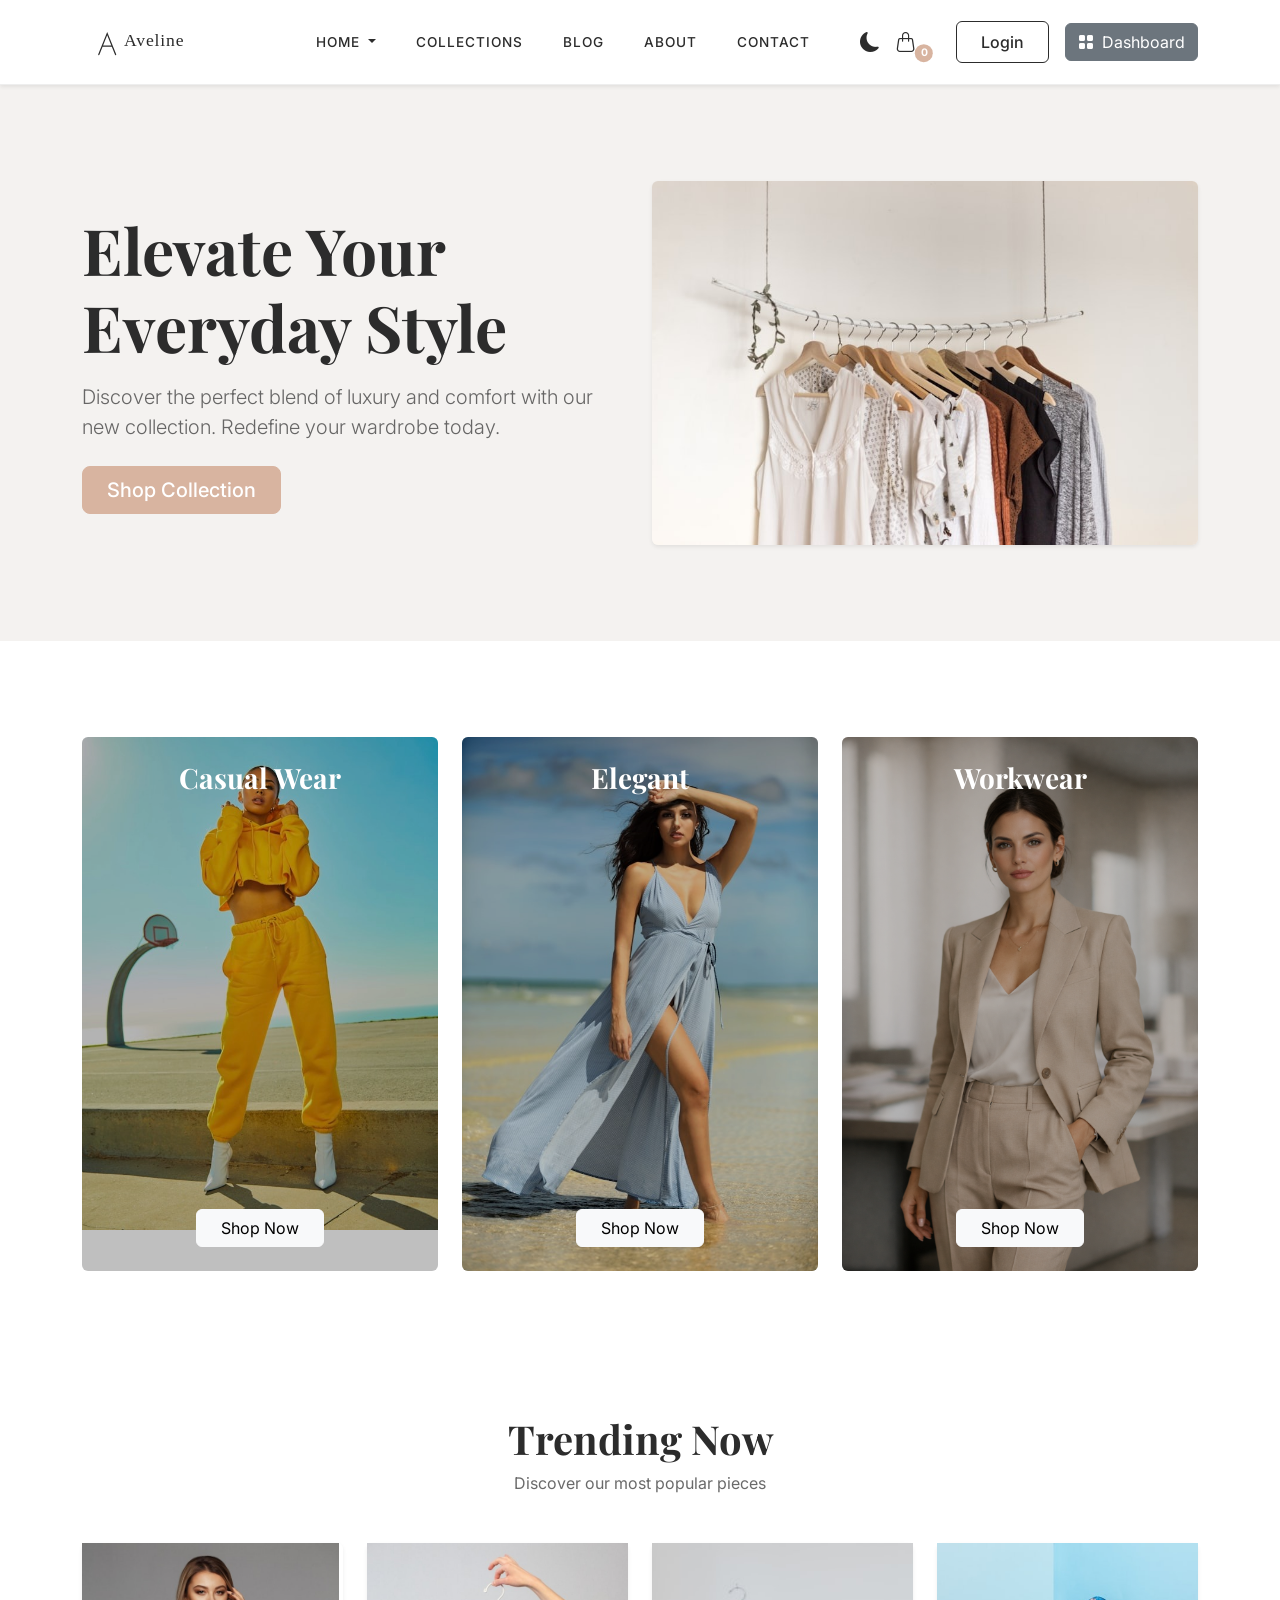
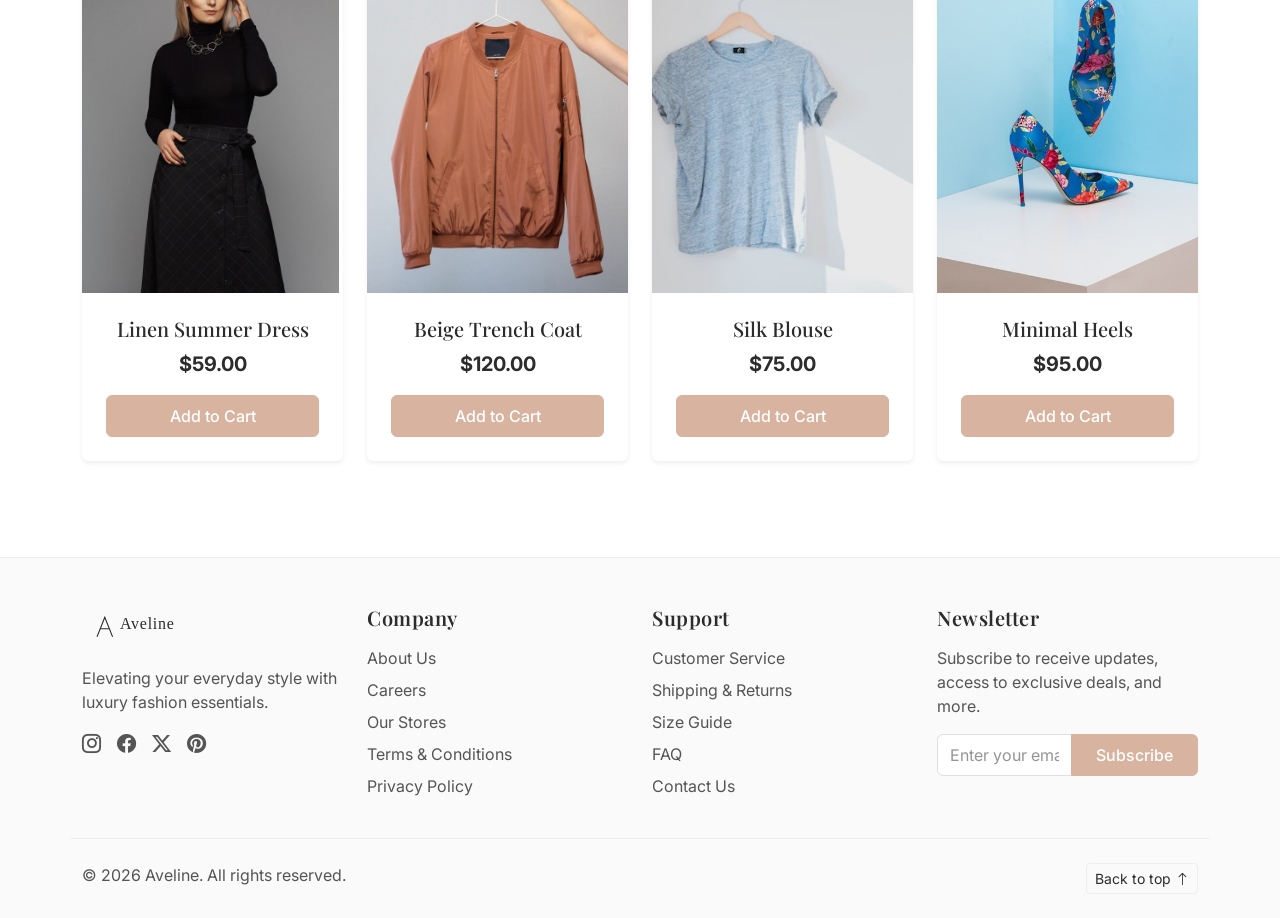
<file: index.html>
<!DOCTYPE html>
<html lang="en">

<head>
    <meta charset="UTF-8">
    <meta name="viewport" content="width=device-width, initial-scale=1.0">
    <title>Aveline | Luxury Fashion</title>

    <!-- Google Fonts -->
    <link rel="preconnect" href="https://fonts.googleapis.com">
    <link rel="preconnect" href="https://fonts.gstatic.com" crossorigin>
    <link
        href="https://fonts.googleapis.com/css2?family=Playfair+Display:wght@400;600;700&family=Inter:wght@300;400;500;600&display=swap"
        rel="stylesheet">

    <!-- Bootstrap 5 CSS -->
    <link href="https://cdn.jsdelivr.net/npm/bootstrap@5.3.2/dist/css/bootstrap.min.css" rel="stylesheet">
    <!-- Bootstrap Icons -->
    <link rel="stylesheet" href="https://cdn.jsdelivr.net/npm/bootstrap-icons@1.11.1/font/bootstrap-icons.css">

    <!-- Custom CSS -->
    <link rel="stylesheet" href="assets/css/style.css">
    <!-- Favicon -->
    <link rel="icon" href="assets/images/aveline-favicon.ico" sizes="any">
    <link rel="icon" type="image/svg+xml" href="assets/images/aveline-favicon.svg">
    <link rel="apple-touch-icon" href="assets/images/aveline-favicon.png">
</head>

<body>
    <!-- Offcanvas Menu (Mobile) -->
    <div class="offcanvas offcanvas-start" tabindex="-1" id="mobileMenu" aria-labelledby="mobileMenuLabel">
        <div class="offcanvas-header">
            <h5 class="offcanvas-title logo-text" id="mobileMenuLabel">Aveline</h5>
            <button type="button" class="btn-close offcanvas-close-btn" data-bs-dismiss="offcanvas"
                aria-label="Close"></button>
        </div>
        <div class="offcanvas-body">
            <ul class="navbar-nav mb-4">
                <li class="nav-item dropdown">
                    <a class="nav-link dropdown-toggle" href="#" id="homeDropdownMobile" role="button"
                        data-bs-toggle="dropdown" aria-expanded="false">
                        Home
                    </a>
                    <ul class="dropdown-menu border-0 shadow-sm" aria-labelledby="homeDropdownMobile">
                        <li><a class="dropdown-item" href="index.html">Home 1</a></li>
                        <li><a class="dropdown-item" href="home-2.html">Home 2</a></li>
                    </ul>
                </li>
                <li class="nav-item"><a class="nav-link" href="services.html">Collections</a></li>
                <li class="nav-item"><a class="nav-link" href="blog.html">Blog</a></li>
                <li class="nav-item"><a class="nav-link" href="about.html">About</a></li>
                <li class="nav-item"><a class="nav-link" href="contact.html">Contact</a></li>
            </ul>
            <div class="d-flex flex-column gap-3">
                <a href="auth.html" class="btn btn-outline-primary w-100">Login</a>
                <a href="dashboard.html" class="btn btn-secondary w-100 mt-2"><i
                        class="bi bi-grid-fill me-2"></i>Dashboard</a>
            </div>
        </div>
    </div>

    <!-- Header System -->
    <header class="header-nav shadow-sm sticky-top">
        <!-- Desktop Navbar -->
        <nav class="navbar navbar-expand-lg d-none d-lg-flex py-3">
            <div class="container">
                <a class="navbar-brand" href="index.html">
                    <img src="assets/images/aveline-logo.svg" alt="Aveline" class="site-logo">
                </a>

                <div class="collapse navbar-collapse justify-content-center">
                    <ul class="navbar-nav gap-4">
                        <li class="nav-item dropdown">
                            <a class="nav-link dropdown-toggle" href="#" id="homeDropdownDesktop" role="button"
                                data-bs-toggle="dropdown" aria-expanded="false">
                                Home
                            </a>
                            <ul class="dropdown-menu border-0 shadow-sm" aria-labelledby="homeDropdownDesktop">
                                <li><a class="dropdown-item" href="index.html">Home 1</a></li>
                                <li><a class="dropdown-item" href="home-2.html">Home 2</a></li>
                            </ul>
                        </li>
                        <li class="nav-item"><a class="nav-link" href="services.html">Collections</a></li>
                        <li class="nav-item"><a class="nav-link" href="blog.html">Blog</a></li>
                        <li class="nav-item"><a class="nav-link" href="about.html">About</a></li>
                        <li class="nav-item"><a class="nav-link" href="contact.html">Contact</a></li>
                    </ul>
                </div>

                <div class="nav-actions d-flex align-items-center gap-3">
                    <button class="btn theme-toggle-btn" aria-label="Toggle Theme">
                        <i class="bi bi-moon-fill dark-icon"></i>
                        <i class="bi bi-sun-fill light-icon" style="display:none;"></i>
                    </button>
                    <div class="dropdown">
                        <a href="#" class="position-relative text-decoration-none cart-icon pe-2"
                            data-bs-toggle="dropdown" aria-expanded="false" id="desktopCartDropdown">
                            <i class="bi bi-handbag fs-5"></i>
                            <span
                                class="position-absolute top-100 start-100 translate-middle badge rounded-pill cart-badge cart-count">0</span>
                        </a>
                        <ul class="dropdown-menu dropdown-menu-end p-3 cart-dropdown-menu shadow-sm"
                            aria-labelledby="desktopCartDropdown">
                            <li>
                                <div class="cart-items-container">
                                    <p class="text-center text-muted my-2">Your cart is empty.</p>
                                </div>
                            </li>
                            <li>
                                <hr class="dropdown-divider">
                            </li>
                            <li class="d-flex justify-content-between fw-bold mb-3">
                                <span>Total:</span>
                                <span class="cart-total-price">$0.00</span>
                            </li>
                            <li>
                                <button class="btn btn-primary w-100 simulate-checkout-btn">Simulate Checkout</button>
                            </li>
                        </ul>
                    </div>
                    <a href="auth.html" class="btn btn-outline-primary ms-3">Login</a>
                    <a href="dashboard.html" class="btn btn-secondary d-flex align-items-center"><i
                            class="bi bi-grid-fill me-2"></i>Dashboard</a>
                </div>
            </div>
        </nav>

        <!-- Mobile Navbar -->
        <nav class="navbar d-flex d-lg-none py-2 px-3">
            <div class="container-fluid px-0">
                <button class="navbar-toggler custom-toggler border-0 px-0" type="button" data-bs-toggle="offcanvas"
                    data-bs-target="#mobileMenu" aria-controls="mobileMenu">
                    <span class="navbar-toggler-icon"></span>
                </button>

                <a class="navbar-brand mx-auto" href="index.html">
                    <img src="assets/images/aveline-logo.svg" alt="Aveline" class="site-logo">
                </a>

                <div class="nav-actions d-flex align-items-center gap-3">
                    <button class="btn theme-toggle-btn p-0" aria-label="Toggle Theme">
                        <i class="bi bi-moon-fill dark-icon"></i>
                        <i class="bi bi-sun-fill light-icon" style="display:none;"></i>
                    </button>
                    <div class="dropdown">
                        <a href="#" class="position-relative text-decoration-none cart-icon" data-bs-toggle="dropdown"
                            aria-expanded="false" id="mobileCartDropdown">
                            <i class="bi bi-handbag fs-5"></i>
                            <span
                                class="position-absolute top-100 start-100 translate-middle badge rounded-pill cart-badge cart-count">0</span>
                        </a>
                        <ul class="dropdown-menu dropdown-menu-end p-3 cart-dropdown-menu shadow-sm position-absolute"
                            aria-labelledby="mobileCartDropdown">
                            <li>
                                <div class="cart-items-container">
                                    <p class="text-center text-muted my-2">Your cart is empty.</p>
                                </div>
                            </li>
                            <li>
                                <hr class="dropdown-divider">
                            </li>
                            <li class="d-flex justify-content-between fw-bold mb-3">
                                <span>Total:</span>
                                <span class="cart-total-price">$0.00</span>
                            </li>
                            <li>
                                <button class="btn btn-primary w-100 simulate-checkout-btn">Simulate Checkout</button>
                            </li>
                        </ul>
                    </div>
                </div>
            </div>
        </nav>
    </header>

    <!-- Main Content -->
    <main>
        <!-- Checkout Alert -->
        <div id="checkoutAlert"
            class="alert alert-success alert-dismissible fade d-none position-fixed top-0 start-50 translate-middle-x mt-3 shadow-sm checkout-alert"
            role="alert">
            Order placed successfully!
            <button type="button" class="btn-close alert-close-btn" aria-label="Close"></button>
        </div>

        <!-- Hero Section -->
        <section class="hero-section py-5 mb-5">
            <div class="container">
                <div class="row align-items-center py-5">
                    <div class="col-lg-6 mb-5 mb-lg-0 text-center text-lg-start">
                        <h1 class="display-3 fw-bold mb-3">Elevate Your Everyday Style</h1>
                        <p class="lead mb-4 text-muted">Discover the perfect blend of luxury and comfort with our new
                            collection. Redefine your wardrobe today.</p>
                        <a href="#" class="btn btn-primary btn-lg px-4 py-2">Shop Collection</a>
                    </div>
                    <div class="col-lg-6">
                        <img src="assets/images/homehero.jpg" alt="Fashion Model"
                            class="img-fluid rounded shadow-sm mx-auto hero-img">
                    </div>
                </div>
            </div>
        </section>

        <!-- Categories Section -->
        <section class="categories-section py-5 mb-5">
            <div class="container">
                <div class="row g-4">
                    <div class="col-md-4">
                        <div
                            class="card h-100 border-0 category-card overflow-hidden text-center category-item position-relative">
                            <img src="assets/images/home-1.jpg" alt="Casual Wear">
                            <div
                                class="card-body p-4 d-flex flex-column justify-content-center align-items-center position-absolute top-0 start-0 w-100 h-100 category-overlay">
                                <h3 class="card-title text-white mb-3 fw-bold">Casual Wear</h3>
                                <a href="#" class="btn btn-light mt-auto mx-auto px-4 btn-hover-scale">Shop Now</a>
                            </div>
                        </div>
                    </div>
                    <div class="col-md-4">
                        <div
                            class="card h-100 border-0 category-card overflow-hidden text-center category-item position-relative">
                            <img src="assets/images/home-2.jpg" alt="Elegant">
                            <div
                                class="card-body p-4 d-flex flex-column justify-content-center align-items-center position-absolute top-0 start-0 w-100 h-100 category-overlay">
                                <h3 class="card-title text-white mb-3 fw-bold">Elegant</h3>
                                <a href="#" class="btn btn-light mt-auto mx-auto px-4 btn-hover-scale">Shop Now</a>
                            </div>
                        </div>
                    </div>
                    <div class="col-md-4">
                        <div
                            class="card h-100 border-0 category-card overflow-hidden text-center category-item position-relative">
                            <img src="assets/images/home-3.jpg" alt="Workwear">
                            <div
                                class="card-body p-4 d-flex flex-column justify-content-center align-items-center position-absolute top-0 start-0 w-100 h-100 category-overlay">
                                <h3 class="card-title text-white mb-3 fw-bold">Workwear</h3>
                                <a href="#" class="btn btn-light mt-auto mx-auto px-4 btn-hover-scale">Shop Now</a>
                            </div>
                        </div>
                    </div>
                </div>
            </div>
        </section>

        <!-- Featured Products Section -->
        <section class="featured-products py-5 mb-5">
            <div class="container">
                <div class="text-center mb-5">
                    <h2 class="display-6 fw-bold">Trending Now</h2>
                    <p class="text-muted">Discover our most popular pieces</p>
                </div>
                <div class="row g-4">
                    <!-- Product 1 -->
                    <div class="col-sm-6 col-lg-3">
                        <div class="card h-100 border-0 shadow-sm product-card">
                            <div class="position-relative overflow-hidden">
                                <img src="assets/images/home-4.jpg" alt="Linen Summer Dress" class="product-img">
                            </div>
                            <div class="card-body text-center p-4">
                                <h5 class="card-title fs-5 mb-2">Linen Summer Dress</h5>
                                <p class="card-text fw-bold mb-3 fs-5">$59.00</p>
                                <button class="btn btn-primary w-100 add-to-cart-btn" data-id="p1"
                                    data-name="Linen Summer Dress" data-price="59"
                                    data-img="assets/images/home-4.jpg">Add
                                    to Cart</button>
                            </div>
                        </div>
                    </div>
                    <!-- Product 2 -->
                    <div class="col-sm-6 col-lg-3">
                        <div class="card h-100 border-0 shadow-sm product-card">
                            <div class="position-relative overflow-hidden">
                                <img src="assets/images/home-5.jpg" alt="Beige Trench Coat" class="product-img">
                            </div>
                            <div class="card-body text-center p-4">
                                <h5 class="card-title fs-5 mb-2">Beige Trench Coat</h5>
                                <p class="card-text fw-bold mb-3 fs-5">$120.00</p>
                                <button class="btn btn-primary w-100 add-to-cart-btn" data-id="p2"
                                    data-name="Beige Trench Coat" data-price="120"
                                    data-img="assets/images/home-5.jpg">Add
                                    to Cart</button>
                            </div>
                        </div>
                    </div>
                    <!-- Product 3 -->
                    <div class="col-sm-6 col-lg-3">
                        <div class="card h-100 border-0 shadow-sm product-card">
                            <div class="position-relative overflow-hidden">
                                <img src="assets/images/home-6.jpg" alt="Silk Blouse" class="product-img">
                            </div>
                            <div class="card-body text-center p-4">
                                <h5 class="card-title fs-5 mb-2">Silk Blouse</h5>
                                <p class="card-text fw-bold mb-3 fs-5">$75.00</p>
                                <button class="btn btn-primary w-100 add-to-cart-btn" data-id="p3"
                                    data-name="Silk Blouse" data-price="75" data-img="assets/images/home-6.jpg">Add
                                    to Cart</button>
                            </div>
                        </div>
                    </div>
                    <!-- Product 4 -->
                    <div class="col-sm-6 col-lg-3">
                        <div class="card h-100 border-0 shadow-sm product-card">
                            <div class="position-relative overflow-hidden">
                                <img src="assets/images/home-7.jpg" alt="Minimal Heels" class="product-img">
                            </div>
                            <div class="card-body text-center p-4">
                                <h5 class="card-title fs-5 mb-2">Minimal Heels</h5>
                                <p class="card-text fw-bold mb-3 fs-5">$95.00</p>
                                <button class="btn btn-primary w-100 add-to-cart-btn" data-id="p4"
                                    data-name="Minimal Heels" data-price="95" data-img="assets/images/home-7.jpg">Add
                                    to Cart</button>
                            </div>
                        </div>
                    </div>
                </div>
            </div>
        </section>
    </main>

    <!-- Footer -->
    <footer class="site-footer pt-5 pb-4">
        <div class="container">
            <div class="row gy-4 mb-4">
                <!-- Brand + Social -->
                <div class="col-12 col-md-6 col-lg-3">
                    <a href="index.html" class="footer-logo mb-3 d-inline-block">
                        <img src="assets/images/aveline-logo.svg" alt="Aveline" class="site-logo">
                    </a>
                    <p class="mb-3 footer-text">Elevating your everyday style with luxury fashion essentials.</p>
                    <div class="d-flex gap-3 social-links">
                        <a href="#"><i class="bi bi-instagram"></i></a>
                        <a href="#"><i class="bi bi-facebook"></i></a>
                        <a href="#"><i class="bi bi-twitter-x"></i></a>
                        <a href="#"><i class="bi bi-pinterest"></i></a>
                    </div>
                </div>

                <!-- Company Links -->
                <div class="col-12 col-md-6 col-lg-3">
                    <h5 class="footer-heading mb-3">Company</h5>
                    <ul class="list-unstyled footer-links">
                        <li class="mb-2"><a href="#">About Us</a></li>
                        <li class="mb-2"><a href="#">Careers</a></li>
                        <li class="mb-2"><a href="#">Our Stores</a></li>
                        <li class="mb-2"><a href="#">Terms & Conditions</a></li>
                        <li class="mb-2"><a href="#">Privacy Policy</a></li>
                    </ul>
                </div>

                <!-- Support Links -->
                <div class="col-12 col-md-6 col-lg-3">
                    <h5 class="footer-heading mb-3">Support</h5>
                    <ul class="list-unstyled footer-links">
                        <li class="mb-2"><a href="#">Customer Service</a></li>
                        <li class="mb-2"><a href="#">Shipping & Returns</a></li>
                        <li class="mb-2"><a href="#">Size Guide</a></li>
                        <li class="mb-2"><a href="#">FAQ</a></li>
                        <li class="mb-2"><a href="#">Contact Us</a></li>
                    </ul>
                </div>

                <!-- Newsletter Form -->
                <div class="col-12 col-md-6 col-lg-3">
                    <h5 class="footer-heading mb-3">Newsletter</h5>
                    <p class="footer-text mb-3">Subscribe to receive updates, access to exclusive deals, and more.</p>
                    <form class="newsletter-form" onsubmit="event.preventDefault();">
                        <div class="input-group mb-3">
                            <input type="email" class="form-control" placeholder="Enter your email" required>
                            <button class="btn btn-primary" type="submit">Subscribe</button>
                        </div>
                    </form>
                </div>
            </div>

            <div class="row mt-4 pt-4 footer-bottom">
                <div class="col-md-6 text-center text-md-start mb-3 mb-md-0">
                    <p class="mb-0 footer-text">&copy; 2026 Aveline. All rights reserved.</p>
                </div>
                <div class="col-md-6 text-center text-md-end">
                    <button class="btn btn-sm btn-outline-secondary back-to-top" id="backToTop">
                        Back to top <i class="bi bi-arrow-up"></i>
                    </button>
                </div>
            </div>
        </div>
    </footer>

    <!-- Bootstrap 5 JS Bundle -->
    <script src="https://cdn.jsdelivr.net/npm/bootstrap@5.3.2/dist/js/bootstrap.bundle.min.js"></script>
    <!-- Custom JS -->
    <script src="assets/js/main.js"></script>
</body>

</html>
</file>
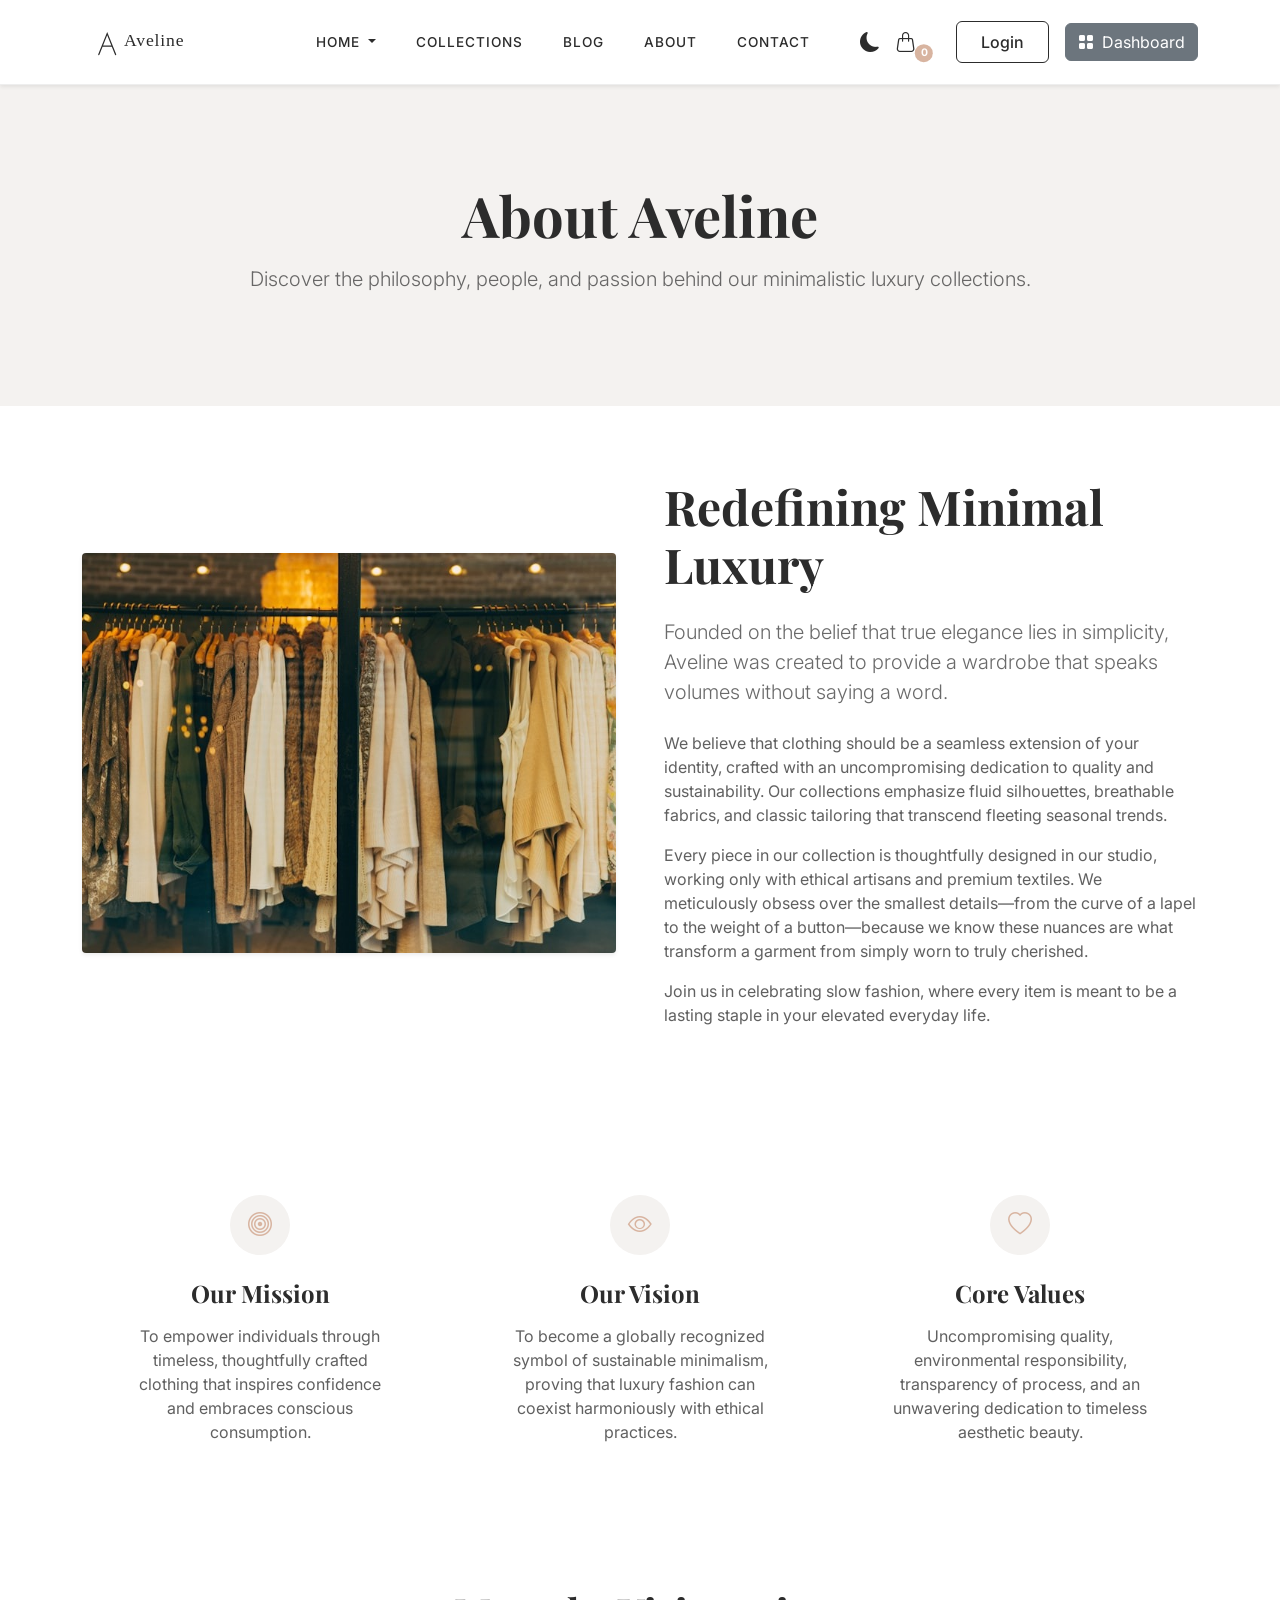
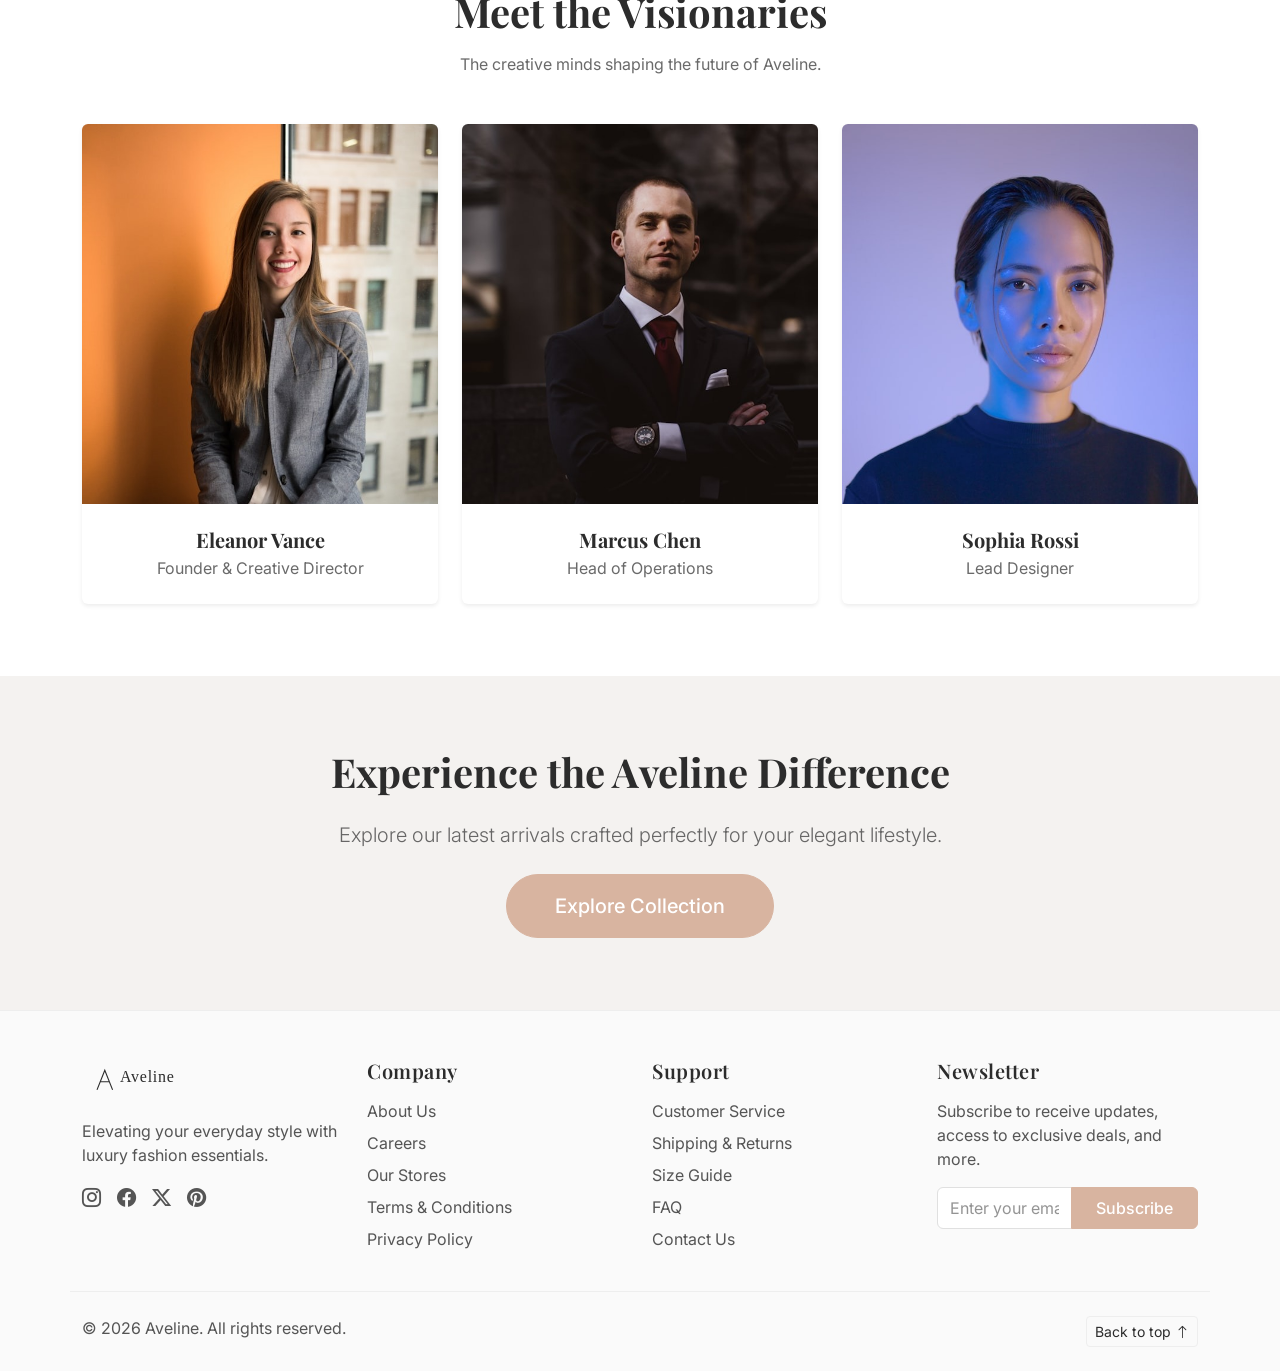
<file: about.html>
<!DOCTYPE html>
<html lang="en">

<head>
    <meta charset="UTF-8">
    <meta name="viewport" content="width=device-width, initial-scale=1.0">
    <title>About Us | Aveline Luxury Fashion</title>

    <!-- Google Fonts -->
    <link rel="preconnect" href="https://fonts.googleapis.com">
    <link rel="preconnect" href="https://fonts.gstatic.com" crossorigin>
    <link
        href="https://fonts.googleapis.com/css2?family=Playfair+Display:wght@400;600;700&family=Inter:wght@300;400;500;600&display=swap"
        rel="stylesheet">

    <!-- Bootstrap 5 CSS -->
    <link href="https://cdn.jsdelivr.net/npm/bootstrap@5.3.2/dist/css/bootstrap.min.css" rel="stylesheet">
    <!-- Bootstrap Icons -->
    <link rel="stylesheet" href="https://cdn.jsdelivr.net/npm/bootstrap-icons@1.11.1/font/bootstrap-icons.css">

    <!-- Custom CSS -->
    <link rel="stylesheet" href="assets/css/style.css">
    <!-- Favicon -->
    <link rel="icon" href="assets/images/aveline-favicon.ico" sizes="any">
    <link rel="icon" type="image/svg+xml" href="assets/images/aveline-favicon.svg">
    <link rel="apple-touch-icon" href="assets/images/aveline-favicon.png">

    <style>
        .page-banner {
            background-color: var(--tertiary);
        }

        .icon-card {
            background-color: var(--card-bg);
            transition: transform 0.3s ease, box-shadow 0.3s ease;
            height: 100%;
        }

        .icon-card:hover {
            transform: translateY(-5px);
            box-shadow: 0 10px 20px rgba(0, 0, 0, 0.05);
        }

        .icon-wrapper {
            width: 60px;
            height: 60px;
            background-color: var(--tertiary);
            color: var(--primary);
            display: flex;
            align-items: center;
            justify-content: center;
            border-radius: 50%;
            font-size: 1.5rem;
            margin: 0 auto 1.5rem;
        }

        .team-card {
            background-color: var(--card-bg);
            transition: transform 0.3s ease, box-shadow 0.3s ease;
        }

        .team-card:hover {
            transform: translateY(-5px);
            box-shadow: 0 10px 20px rgba(0, 0, 0, 0.05);
        }


        .team-img {
            width: 100%;
            height: 380px;
            object-fit: cover;
            object-position: 50% 20%;
            display: block;
        }


        .cta-section {
            background-color: var(--tertiary);
        }

        .brand-story-img {
            height: 100%;
            min-height: 400px;
            object-fit: cover;
            border-radius: 4px;
        }
    </style>
</head>

<body>
    <!-- Offcanvas Menu (Mobile) -->
    <div class="offcanvas offcanvas-start" tabindex="-1" id="mobileMenu" aria-labelledby="mobileMenuLabel">
        <div class="offcanvas-header">
            <h5 class="offcanvas-title logo-text" id="mobileMenuLabel">Aveline</h5>
            <button type="button" class="btn-close offcanvas-close-btn" data-bs-dismiss="offcanvas"
                aria-label="Close"></button>
        </div>
        <div class="offcanvas-body">
            <ul class="navbar-nav mb-4">
                <li class="nav-item"><a class="nav-link" href="index.html">Home</a></li>
                <li class="nav-item"><a class="nav-link" href="services.html">Collections</a></li>
                <li class="nav-item"><a class="nav-link" href="blog.html">Blog</a></li>
                <li class="nav-item"><a class="nav-link" href="about.html">About</a></li>
                <li class="nav-item"><a class="nav-link" href="contact.html">Contact</a></li>
            </ul>
            <div class="d-flex flex-column gap-3">
                <a href="auth.html" class="btn btn-outline-primary w-100">Login</a>
            </div>
        </div>
    </div>

    <!-- Header System -->
    <header class="header-nav shadow-sm sticky-top">
        <!-- Desktop Navbar -->
        <nav class="navbar navbar-expand-lg d-none d-lg-flex py-3">
            <div class="container">
                <a class="navbar-brand" href="index.html">
                    <img src="assets/images/aveline-logo.svg" alt="Aveline" class="site-logo">
                </a>

                <div class="collapse navbar-collapse justify-content-center">
                    <ul class="navbar-nav gap-4">
                        <li class="nav-item dropdown">
                            <a class="nav-link dropdown-toggle" href="#" id="homeDropdownDesktop" role="button"
                                data-bs-toggle="dropdown" aria-expanded="false">
                                Home
                            </a>
                            <ul class="dropdown-menu border-0 shadow-sm" aria-labelledby="homeDropdownDesktop">
                                <li><a class="dropdown-item" href="index.html">Home 1</a></li>
                                <li><a class="dropdown-item" href="home-2.html">Home 2</a></li>
                            </ul>
                        </li>
                        <li class="nav-item"><a class="nav-link" href="services.html">Collections</a></li>
                        <li class="nav-item"><a class="nav-link" href="blog.html">Blog</a></li>
                        <li class="nav-item"><a class="nav-link" href="about.html">About</a></li>
                        <li class="nav-item"><a class="nav-link" href="contact.html">Contact</a></li>
                    </ul>
                </div>

                <div class="nav-actions d-flex align-items-center gap-3">
                    <button class="btn theme-toggle-btn" aria-label="Toggle Theme">
                        <i class="bi bi-moon-fill dark-icon"></i>
                        <i class="bi bi-sun-fill light-icon" style="display:none;"></i>
                    </button>
                    <div class="dropdown">
                        <a href="#" class="position-relative text-decoration-none cart-icon pe-2"
                            data-bs-toggle="dropdown" aria-expanded="false" id="desktopCartDropdown">
                            <i class="bi bi-handbag fs-5"></i>
                            <span
                                class="position-absolute top-100 start-100 translate-middle badge rounded-pill cart-badge cart-count">0</span>
                        </a>
                        <ul class="dropdown-menu dropdown-menu-end p-3 cart-dropdown-menu shadow-sm"
                            aria-labelledby="desktopCartDropdown">
                            <li>
                                <div class="cart-items-container">
                                    <p class="text-center text-muted my-2">Your cart is empty.</p>
                                </div>
                            </li>
                            <li>
                                <hr class="dropdown-divider">
                            </li>
                            <li class="d-flex justify-content-between fw-bold mb-3">
                                <span>Total:</span>
                                <span class="cart-total-price">$0.00</span>
                            </li>
                            <li>
                                <button class="btn btn-primary w-100 simulate-checkout-btn">Simulate Checkout</button>
                            </li>
                        </ul>
                    </div>
                    <a href="auth.html" class="btn btn-outline-primary ms-3">Login</a>
                    <a href="dashboard.html" class="btn btn-secondary d-flex align-items-center"><i
                            class="bi bi-grid-fill me-2"></i>Dashboard</a>
                </div>
            </div>
        </nav>

        <!-- Mobile Navbar -->
        <nav class="navbar d-flex d-lg-none py-2 px-3">
            <div class="container-fluid px-0">
                <button class="navbar-toggler custom-toggler border-0 px-0" type="button" data-bs-toggle="offcanvas"
                    data-bs-target="#mobileMenu" aria-controls="mobileMenu">
                    <span class="navbar-toggler-icon"></span>
                </button>

                <a class="navbar-brand mx-auto" href="index.html">
                    <img src="assets/images/aveline-logo.svg" alt="Aveline" class="site-logo">
                </a>

                <div class="nav-actions d-flex align-items-center gap-3">
                    <button class="btn theme-toggle-btn p-0" aria-label="Toggle Theme">
                        <i class="bi bi-moon-fill dark-icon"></i>
                        <i class="bi bi-sun-fill light-icon" style="display:none;"></i>
                    </button>
                    <div class="dropdown">
                        <a href="#" class="position-relative text-decoration-none cart-icon" data-bs-toggle="dropdown"
                            aria-expanded="false" id="mobileCartDropdown">
                            <i class="bi bi-handbag fs-5"></i>
                            <span
                                class="position-absolute top-100 start-100 translate-middle badge rounded-pill cart-badge cart-count">0</span>
                        </a>
                        <ul class="dropdown-menu dropdown-menu-end p-3 cart-dropdown-menu shadow-sm position-absolute"
                            aria-labelledby="mobileCartDropdown">
                            <li>
                                <div class="cart-items-container">
                                    <p class="text-center text-muted my-2">Your cart is empty.</p>
                                </div>
                            </li>
                            <li>
                                <hr class="dropdown-divider">
                            </li>
                            <li class="d-flex justify-content-between fw-bold mb-3">
                                <span>Total:</span>
                                <span class="cart-total-price">$0.00</span>
                            </li>
                            <li>
                                <button class="btn btn-primary w-100 simulate-checkout-btn">Simulate Checkout</button>
                            </li>
                        </ul>
                    </div>
                </div>
            </div>
        </nav>
    </header>
    <!-- Main Content -->
    <main>
        <!-- Checkout Alert -->
        <div id="checkoutAlert"
            class="alert alert-success alert-dismissible fade d-none position-fixed top-0 start-50 translate-middle-x mt-3 shadow-sm checkout-alert"
            role="alert" style="z-index: 9999;">
            Order placed successfully!
            <button type="button" class="btn-close alert-close-btn" aria-label="Close"></button>
        </div>

        <!-- Page Banner Section -->
        <section class="page-banner py-5">
            <div class="container text-center py-5">
                <h1 class="display-4 fw-bold mb-3">About Aveline</h1>
                <p class="lead text-muted max-w-md mx-auto">Discover the philosophy, people, and passion behind our
                    minimalistic luxury collections.</p>
            </div>
        </section>

        <!-- Brand Story Section -->
        <section class="py-5 my-md-4">
            <div class="container">
                <div class="row align-items-center g-5">
                    <div class="col-lg-6">
                        <img src="assets/images/about-1.jpg" alt="Aveline Brand Story"
                            class="img-fluid w-100 brand-story-img shadow-sm">
                    </div>
                    <div class="col-lg-6">
                        <h2 class="display-5 fw-bold mb-4">Redefining Minimal Luxury</h2>
                        <p class="lead text-muted mb-4">Founded on the belief that true elegance lies in simplicity,
                            Aveline was created to provide a wardrobe that speaks volumes without saying a word.</p>
                        <p class="mb-3 opacity-75">We believe that clothing should be a seamless extension of your
                            identity, crafted with an uncompromising dedication to quality and sustainability. Our
                            collections emphasize fluid silhouettes, breathable fabrics, and classic tailoring that
                            transcend fleeting seasonal trends.</p>
                        <p class="mb-3 opacity-75">Every piece in our collection is thoughtfully designed in our studio,
                            working only with ethical artisans and premium textiles. We meticulously obsess over the
                            smallest details—from the curve of a lapel to the weight of a button—because we know these
                            nuances are what transform a garment from simply worn to truly cherished.</p>
                        <p class="mb-0 opacity-75">Join us in celebrating slow fashion, where every item is meant to be
                            a lasting staple in your elevated everyday life.</p>
                    </div>
                </div>
            </div>
        </section>

        <!-- Mission & Vision Section -->
        <section class="py-5 bg-transparent">
            <div class="container">
                <div class="row g-4 justify-content-center">
                    <!-- Mission -->
                    <div class="col-md-6 col-lg-4">
                        <div class="card border-0 p-4 p-md-5 text-center icon-card rounded">
                            <div class="icon-wrapper">
                                <i class="bi bi-bullseye"></i>
                            </div>
                            <h3 class="h4 fw-bold mb-3">Our Mission</h3>
                            <p class="text-muted mb-0 opacity-75">To empower individuals through timeless, thoughtfully
                                crafted clothing that inspires confidence and embraces conscious consumption.</p>
                        </div>
                    </div>
                    <!-- Vision -->
                    <div class="col-md-6 col-lg-4">
                        <div class="card border-0 p-4 p-md-5 text-center icon-card rounded">
                            <div class="icon-wrapper">
                                <i class="bi bi-eye"></i>
                            </div>
                            <h3 class="h4 fw-bold mb-3">Our Vision</h3>
                            <p class="text-muted mb-0 opacity-75">To become a globally recognized symbol of sustainable
                                minimalism, proving that luxury fashion can coexist harmoniously with ethical practices.
                            </p>
                        </div>
                    </div>
                    <!-- Values -->
                    <div class="col-md-6 col-lg-4">
                        <div class="card border-0 p-4 p-md-5 text-center icon-card rounded">
                            <div class="icon-wrapper">
                                <i class="bi bi-heart"></i>
                            </div>
                            <h3 class="h4 fw-bold mb-3">Core Values</h3>
                            <p class="text-muted mb-0 opacity-75">Uncompromising quality, environmental responsibility,
                                transparency of process, and an unwavering dedication to timeless aesthetic beauty.</p>
                        </div>
                    </div>
                </div>
            </div>
        </section>

        <!-- Team Section -->
        <section class="py-5 mb-4">
            <div class="container">
                <div class="text-center mb-5">
                    <h2 class="display-6 fw-bold mb-3">Meet the Visionaries</h2>
                    <p class="text-muted">The creative minds shaping the future of Aveline.</p>
                </div>
                <div class="row g-4">
                    <!-- Team Member 1 -->
                    <div class="col-md-6 col-lg-4">
                        <div class="card border-0 shadow-sm team-card rounded overflow-hidden h-100">
                            <img src="assets/images/about-2.jpg" alt="Eleanor Vance"
                                class="card-img-top team-img rounded-0">
                            <div class="card-body text-center p-4">
                                <h4 class="card-title h5 fw-bold mb-1">Eleanor Vance</h4>
                                <p class="card-text text-muted mb-0">Founder & Creative Director</p>
                            </div>
                        </div>
                    </div>
                    <!-- Team Member 2 -->
                    <div class="col-md-6 col-lg-4">
                        <div class="card border-0 shadow-sm team-card rounded overflow-hidden h-100">
                            <img src="assets/images/about-3.jpg" alt="Marcus Chen"
                                class="card-img-top team-img rounded-0">
                            <div class="card-body text-center p-4">
                                <h4 class="card-title h5 fw-bold mb-1">Marcus Chen</h4>
                                <p class="card-text text-muted mb-0">Head of Operations</p>
                            </div>
                        </div>
                    </div>
                    <!-- Team Member 3 -->
                    <div class="col-md-6 col-lg-4">
                        <div class="card border-0 shadow-sm team-card rounded overflow-hidden h-100">
                            <img src="assets/images/about-4.jpg" alt="Sophia Rossi"
                                class="card-img-top team-img rounded-0">
                            <div class="card-body text-center p-4">
                                <h4 class="card-title h5 fw-bold mb-1">Sophia Rossi</h4>
                                <p class="card-text text-muted mb-0">Lead Designer</p>
                            </div>
                        </div>
                    </div>
                </div>
            </div>
        </section>

        <!-- CTA Section -->
        <section class="py-5 cta-section text-center">
            <div class="container py-4">
                <h2 class="display-6 fw-bold mb-4">Experience the Aveline Difference</h2>
                <p class="lead text-muted mb-4 max-w-md mx-auto">Explore our latest arrivals crafted perfectly for your
                    elegant lifestyle.</p>
                <a href="services.html" class="btn btn-primary btn-lg px-5 py-3 rounded-pill">Explore Collection</a>
            </div>
        </section>
    </main>

    <!-- Footer -->
    <footer class="site-footer pt-5 pb-4">
        <div class="container">
            <div class="row gy-4 mb-4">
                <!-- Brand + Social -->
                <div class="col-12 col-md-6 col-lg-3">
                    <a href="index.html" class="footer-logo mb-3 d-inline-block">
                        <img src="assets/images/aveline-logo.svg" alt="Aveline" class="site-logo">
                    </a>
                    <p class="mb-3 footer-text">Elevating your everyday style with luxury fashion essentials.</p>
                    <div class="d-flex gap-3 social-links">
                        <a href="#"><i class="bi bi-instagram"></i></a>
                        <a href="#"><i class="bi bi-facebook"></i></a>
                        <a href="#"><i class="bi bi-twitter-x"></i></a>
                        <a href="#"><i class="bi bi-pinterest"></i></a>
                    </div>
                </div>

                <!-- Company Links -->
                <div class="col-12 col-md-6 col-lg-3">
                    <h5 class="footer-heading mb-3">Company</h5>
                    <ul class="list-unstyled footer-links">
                        <li class="mb-2"><a href="#">About Us</a></li>
                        <li class="mb-2"><a href="#">Careers</a></li>
                        <li class="mb-2"><a href="#">Our Stores</a></li>
                        <li class="mb-2"><a href="#">Terms & Conditions</a></li>
                        <li class="mb-2"><a href="#">Privacy Policy</a></li>
                    </ul>
                </div>

                <!-- Support Links -->
                <div class="col-12 col-md-6 col-lg-3">
                    <h5 class="footer-heading mb-3">Support</h5>
                    <ul class="list-unstyled footer-links">
                        <li class="mb-2"><a href="#">Customer Service</a></li>
                        <li class="mb-2"><a href="#">Shipping & Returns</a></li>
                        <li class="mb-2"><a href="#">Size Guide</a></li>
                        <li class="mb-2"><a href="#">FAQ</a></li>
                        <li class="mb-2"><a href="#">Contact Us</a></li>
                    </ul>
                </div>

                <!-- Newsletter Form -->
                <div class="col-12 col-md-6 col-lg-3">
                    <h5 class="footer-heading mb-3">Newsletter</h5>
                    <p class="footer-text mb-3">Subscribe to receive updates, access to exclusive deals, and more.</p>
                    <form class="newsletter-form" onsubmit="event.preventDefault();">
                        <div class="input-group mb-3">
                            <input type="email" class="form-control" placeholder="Enter your email" required>
                            <button class="btn btn-primary" type="submit">Subscribe</button>
                        </div>
                    </form>
                </div>
            </div>

            <div class="row mt-4 pt-4 footer-bottom">
                <div class="col-md-6 text-center text-md-start mb-3 mb-md-0">
                    <p class="mb-0 footer-text">&copy; 2026 Aveline. All rights reserved.</p>
                </div>
                <div class="col-md-6 text-center text-md-end">
                    <button class="btn btn-sm btn-outline-secondary back-to-top" id="backToTop">
                        Back to top <i class="bi bi-arrow-up"></i>
                    </button>
                </div>
            </div>
        </div>
    </footer>

    <!-- Bootstrap 5 JS Bundle -->
    <script src="https://cdn.jsdelivr.net/npm/bootstrap@5.3.2/dist/js/bootstrap.bundle.min.js"></script>
    <!-- Custom JS -->
    <script src="assets/js/main.js"></script>
</body>

</html>
</file>
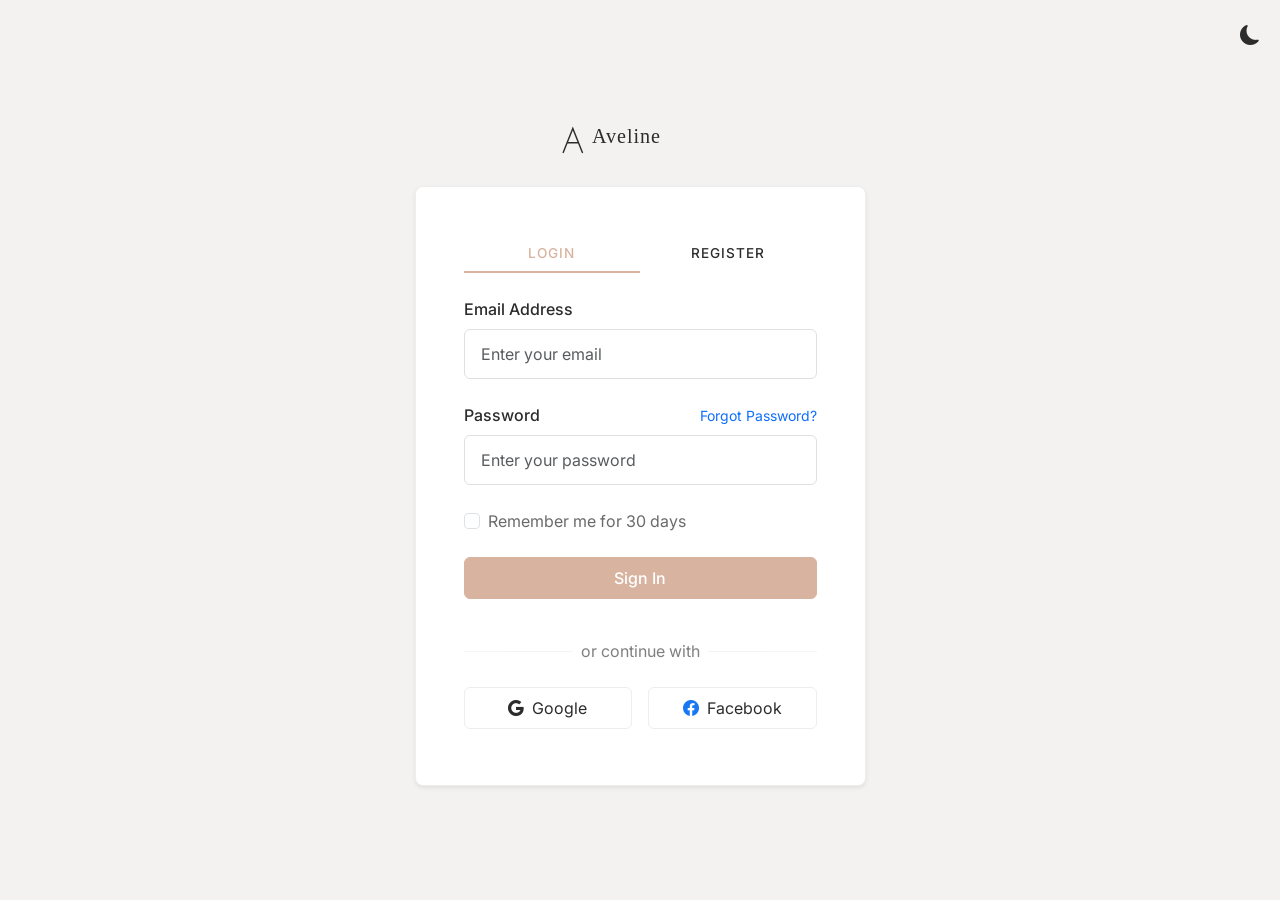
<file: auth.html>
<!DOCTYPE html>
<html lang="en">

<head>
    <meta charset="UTF-8">
    <meta name="viewport" content="width=device-width, initial-scale=1.0">
    <title>Authentication | Aveline Luxury Fashion</title>

    <!-- Google Fonts -->
    <link rel="preconnect" href="https://fonts.googleapis.com">
    <link rel="preconnect" href="https://fonts.gstatic.com" crossorigin>
    <link
        href="https://fonts.googleapis.com/css2?family=Playfair+Display:wght@400;600;700&family=Inter:wght@300;400;500;600&display=swap"
        rel="stylesheet">

    <!-- Bootstrap 5 CSS -->
    <link href="https://cdn.jsdelivr.net/npm/bootstrap@5.3.2/dist/css/bootstrap.min.css" rel="stylesheet">
    <!-- Bootstrap Icons -->
    <link rel="stylesheet" href="https://cdn.jsdelivr.net/npm/bootstrap-icons@1.11.1/font/bootstrap-icons.css">

    <!-- Custom CSS -->
    <link rel="stylesheet" href="assets/css/style.css">

    <!-- Favicon -->
    <link rel="icon" href="assets/images/aveline-favicon.ico" sizes="any">
    <link rel="icon" type="image/svg+xml" href="assets/images/aveline-favicon.svg">
    <link rel="apple-touch-icon" href="assets/images/aveline-favicon.png">
    <style>
        .auth-section {
            background-color: var(--tertiary);
        }

        .auth-card {
            background-color: var(--card-bg);
            border-radius: 8px;
            border-color: var(--border-color) !important;
        }

        .form-control {
            background-color: var(--input-bg);
            border-color: var(--input-border);
            color: var(--text-color);
            padding: 0.75rem 1rem;
        }

        .form-control:focus {
            background-color: var(--input-bg);
            color: var(--text-color);
            border-color: var(--primary);
            box-shadow: none;
        }

        .auth-divider {
            display: flex;
            align-items: center;
            text-align: center;
            color: var(--text-color);
            opacity: 0.6;
            margin: 1.5rem 0;
        }

        .auth-divider::before,
        .auth-divider::after {
            content: '';
            flex: 1;
            border-bottom: 1px solid var(--border-color);
        }

        .auth-divider:not(:empty)::before {
            margin-right: .5em;
        }

        .auth-divider:not(:empty)::after {
            margin-left: .5em;
        }

        .social-btn {
            background-color: transparent;
            border: 1px solid var(--border-color);
            color: var(--text-color);
            transition: all 0.3s ease;
        }

        .social-btn:hover {
            background-color: var(--tertiary);
            color: var(--text-color);
            border-color: var(--primary);
        }

        .auth-theme-toggle {
            position: absolute;
            top: 20px;
            right: 20px;
        }

        /* Nav Pills for Auth */
        .auth-pills .nav-link {
            color: var(--text-color);
            background-color: transparent;
            border-radius: 0;
            border-bottom: 2px solid transparent;
            padding-bottom: 0.5rem;
            font-weight: 500;
        }

        .auth-pills .nav-link.active {
            color: var(--primary);
            background-color: transparent;
            border-bottom-color: var(--primary);
        }

        .auth-pills .nav-item {
            flex: 1;
            text-align: center;
        }
    </style>
</head>

<body>
    <!-- Theme Toggle -->
    <button class="btn theme-toggle-btn auth-theme-toggle" aria-label="Toggle Theme">
        <i class="bi bi-moon-fill dark-icon"></i>
        <i class="bi bi-sun-fill light-icon" style="display:none;"></i>
    </button>

    <section class="auth-section d-flex align-items-center justify-content-center min-vh-100 py-5">
        <div class="container">
            <div class="row justify-content-center">
                <div class="col-lg-5 col-md-7">

                    <!-- Brand Logo -->
                    <div class="auth-logo text-center mb-4">
                        <a href="index.html">
                            <img src="assets/images/aveline-logo.svg" class="auth-site-logo" alt="Aveline">
                        </a>
                    </div>
                    <!-- Auth Card -->
                    <div class="card auth-card p-4 p-md-5 shadow-sm border">

                        <!-- Nav Pills -->
                        <ul class="nav nav-pills auth-pills mb-4 w-100" id="auth-tab" role="tablist">
                            <li class="nav-item" role="presentation">
                                <button class="nav-link w-100 active" id="login-tab" data-bs-toggle="pill"
                                    data-bs-target="#login-content" type="button" role="tab"
                                    aria-controls="login-content" aria-selected="true">Login</button>
                            </li>
                            <li class="nav-item" role="presentation">
                                <button class="nav-link w-100" id="register-tab" data-bs-toggle="pill"
                                    data-bs-target="#register-content" type="button" role="tab"
                                    aria-controls="register-content" aria-selected="false">Register</button>
                            </li>
                        </ul>

                        <!-- Tab Content -->
                        <div class="tab-content" id="auth-tabContent">

                            <!-- Login Tab -->
                            <div class="tab-pane fade show active" id="login-content" role="tabpanel"
                                aria-labelledby="login-tab">
                                <form id="loginForm" class="auth-form" novalidate>
                                    <div class="mb-4">
                                        <label for="loginEmail" class="form-label fw-medium">Email Address</label>
                                        <input type="email" class="form-control" id="loginEmail"
                                            placeholder="Enter your email" required>
                                        <div class="invalid-feedback">Please enter a valid email address.</div>
                                    </div>

                                    <div class="mb-4">
                                        <div class="d-flex justify-content-between align-items-center">
                                            <label for="loginPassword"
                                                class="form-label fw-medium mb-0">Password</label>
                                            <a href="#" class="text-decoration-none text-primary small">Forgot
                                                Password?</a>
                                        </div>
                                        <input type="password" class="form-control mt-2" id="loginPassword"
                                            placeholder="Enter your password" required>
                                        <div class="invalid-feedback">Please enter your password.</div>
                                    </div>

                                    <div class="mb-4 form-check">
                                        <input type="checkbox" class="form-check-input" id="rememberMe">
                                        <label class="form-check-label text-muted" for="rememberMe">Remember me for 30
                                            days</label>
                                    </div>

                                    <button type="submit" class="btn btn-primary w-100 py-2 mb-3">Sign In</button>
                                </form>

                                <div class="auth-divider">or continue with</div>

                                <div class="row g-3 mb-2">
                                    <div class="col-6">
                                        <button
                                            class="btn social-btn w-100 py-2 d-flex justify-content-center align-items-center gap-2">
                                            <i class="bi bi-google"></i> Google
                                        </button>
                                    </div>
                                    <div class="col-6">
                                        <button
                                            class="btn social-btn w-100 py-2 d-flex justify-content-center align-items-center gap-2">
                                            <i class="bi bi-facebook" style="color: #1877F2;"></i> Facebook
                                        </button>
                                    </div>
                                </div>
                            </div>

                            <!-- Register Tab -->
                            <div class="tab-pane fade" id="register-content" role="tabpanel"
                                aria-labelledby="register-tab">
                                <form id="registerForm" class="auth-form" novalidate>
                                    <div class="mb-4">
                                        <label for="regName" class="form-label fw-medium">Full Name</label>
                                        <input type="text" class="form-control" id="regName"
                                            placeholder="Enter your full name" required>
                                        <div class="invalid-feedback">Please enter your name.</div>
                                    </div>

                                    <div class="mb-4">
                                        <label for="regEmail" class="form-label fw-medium">Email Address</label>
                                        <input type="email" class="form-control" id="regEmail"
                                            placeholder="Enter your email" required>
                                        <div class="invalid-feedback">Please enter a valid email address.</div>
                                    </div>

                                    <div class="mb-4">
                                        <label for="regPassword" class="form-label fw-medium">Password</label>
                                        <input type="password" class="form-control" id="regPassword"
                                            placeholder="Create a strong password" required>
                                        <div class="invalid-feedback">Please create a password.</div>
                                    </div>

                                    <div class="mb-4">
                                        <label for="regConfirmPassword" class="form-label fw-medium">Confirm
                                            Password</label>
                                        <input type="password" class="form-control" id="regConfirmPassword"
                                            placeholder="Confirm your password" required>
                                        <div class="invalid-feedback">Please confirm your password.</div>
                                    </div>

                                    <div class="mb-4 form-check">
                                        <input type="checkbox" class="form-check-input" id="termsCheck" required>
                                        <label class="form-check-label text-muted" for="termsCheck">
                                            I agree to the <a href="#" class="text-primary text-decoration-none">Terms
                                                of Service</a> and <a href="#"
                                                class="text-primary text-decoration-none">Privacy Policy</a>
                                        </label>
                                        <div class="invalid-feedback">You must agree before submitting.</div>
                                    </div>

                                    <button type="submit" class="btn btn-primary w-100 py-2 mb-3">Create
                                        Account</button>
                                </form>

                                <div class="auth-divider">or register with</div>

                                <div class="row g-3 mb-2">
                                    <div class="col-6">
                                        <button
                                            class="btn social-btn w-100 py-2 d-flex justify-content-center align-items-center gap-2">
                                            <i class="bi bi-google"></i> Google
                                        </button>
                                    </div>
                                    <div class="col-6">
                                        <button
                                            class="btn social-btn w-100 py-2 d-flex justify-content-center align-items-center gap-2">
                                            <i class="bi bi-facebook" style="color: #1877F2;"></i> Facebook
                                        </button>
                                    </div>
                                </div>
                            </div>

                        </div>
                    </div>

                </div>
            </div>
        </div>
    </section>

    <!-- Bootstrap 5 JS Bundle -->
    <script src="https://cdn.jsdelivr.net/npm/bootstrap@5.3.2/dist/js/bootstrap.bundle.min.js"></script>
    <!-- Custom JS -->
    <script src="assets/js/main.js"></script>
</body>

</html>
</file>
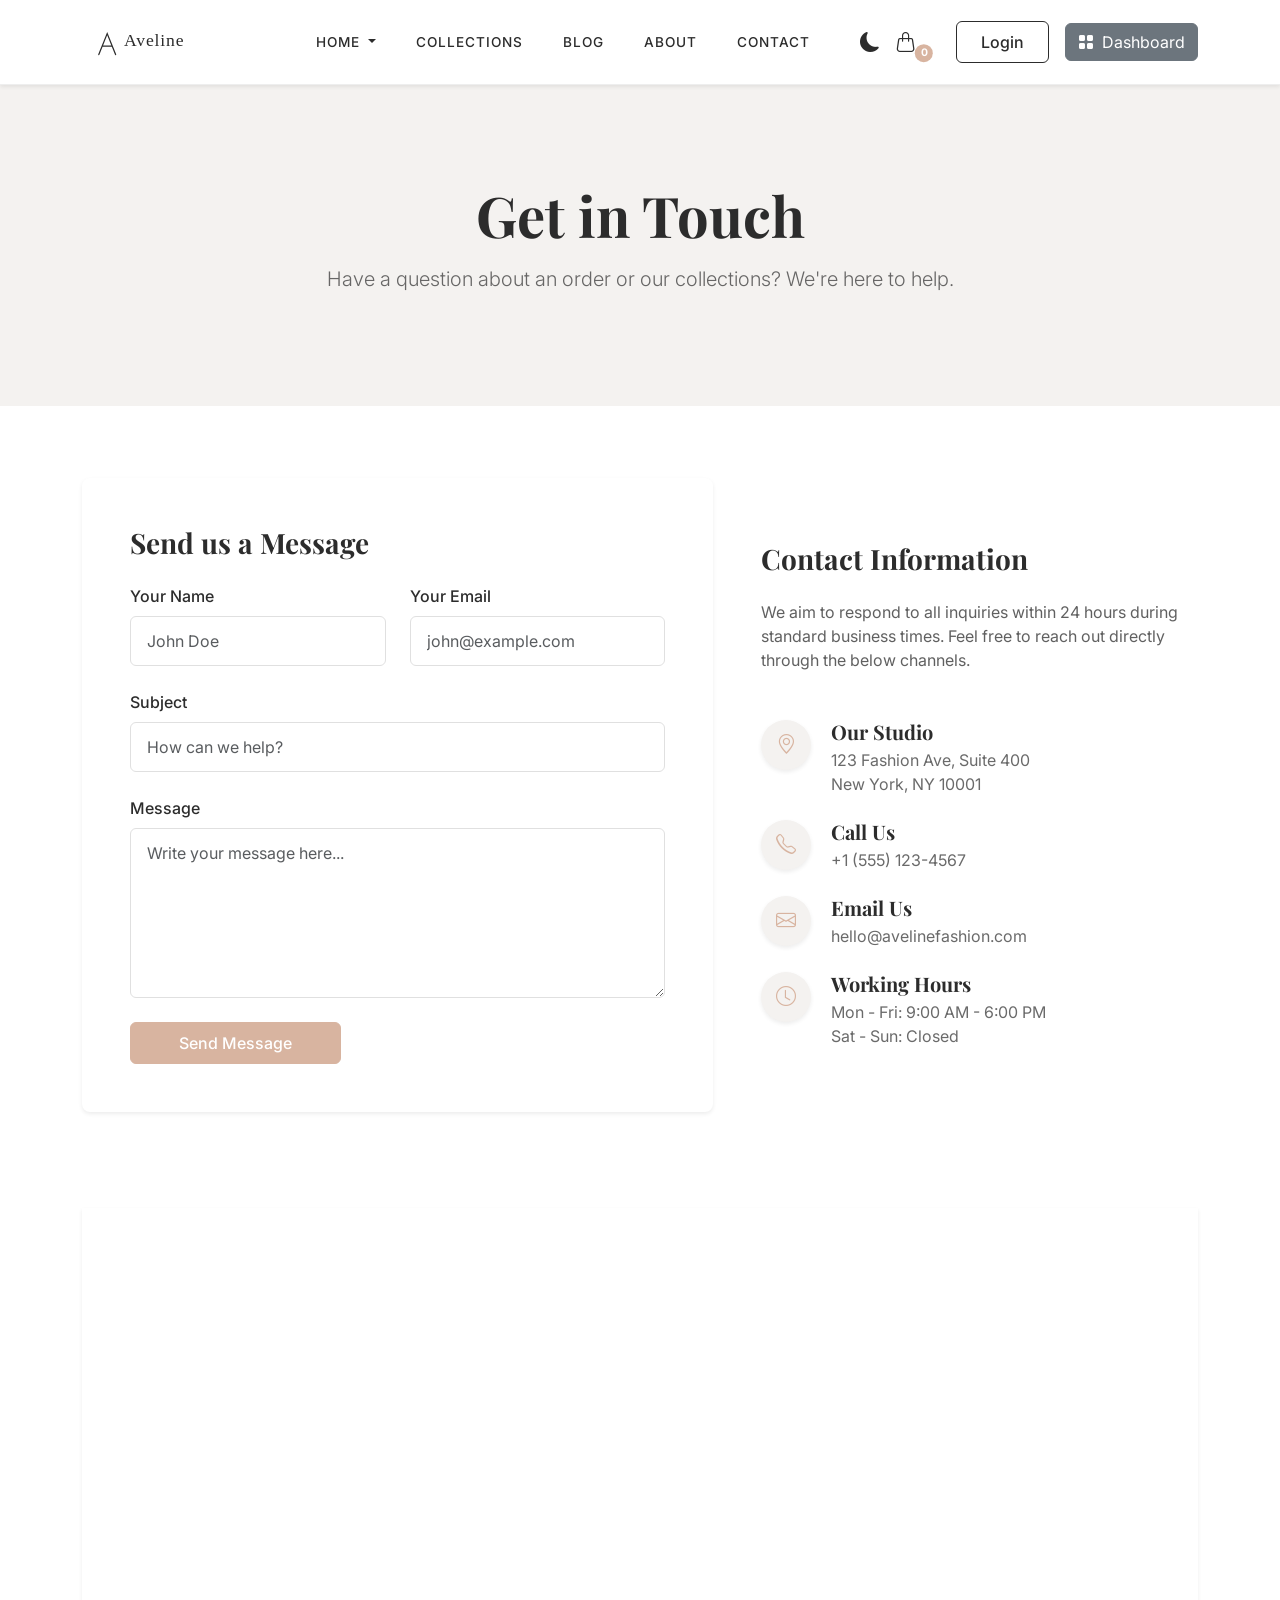
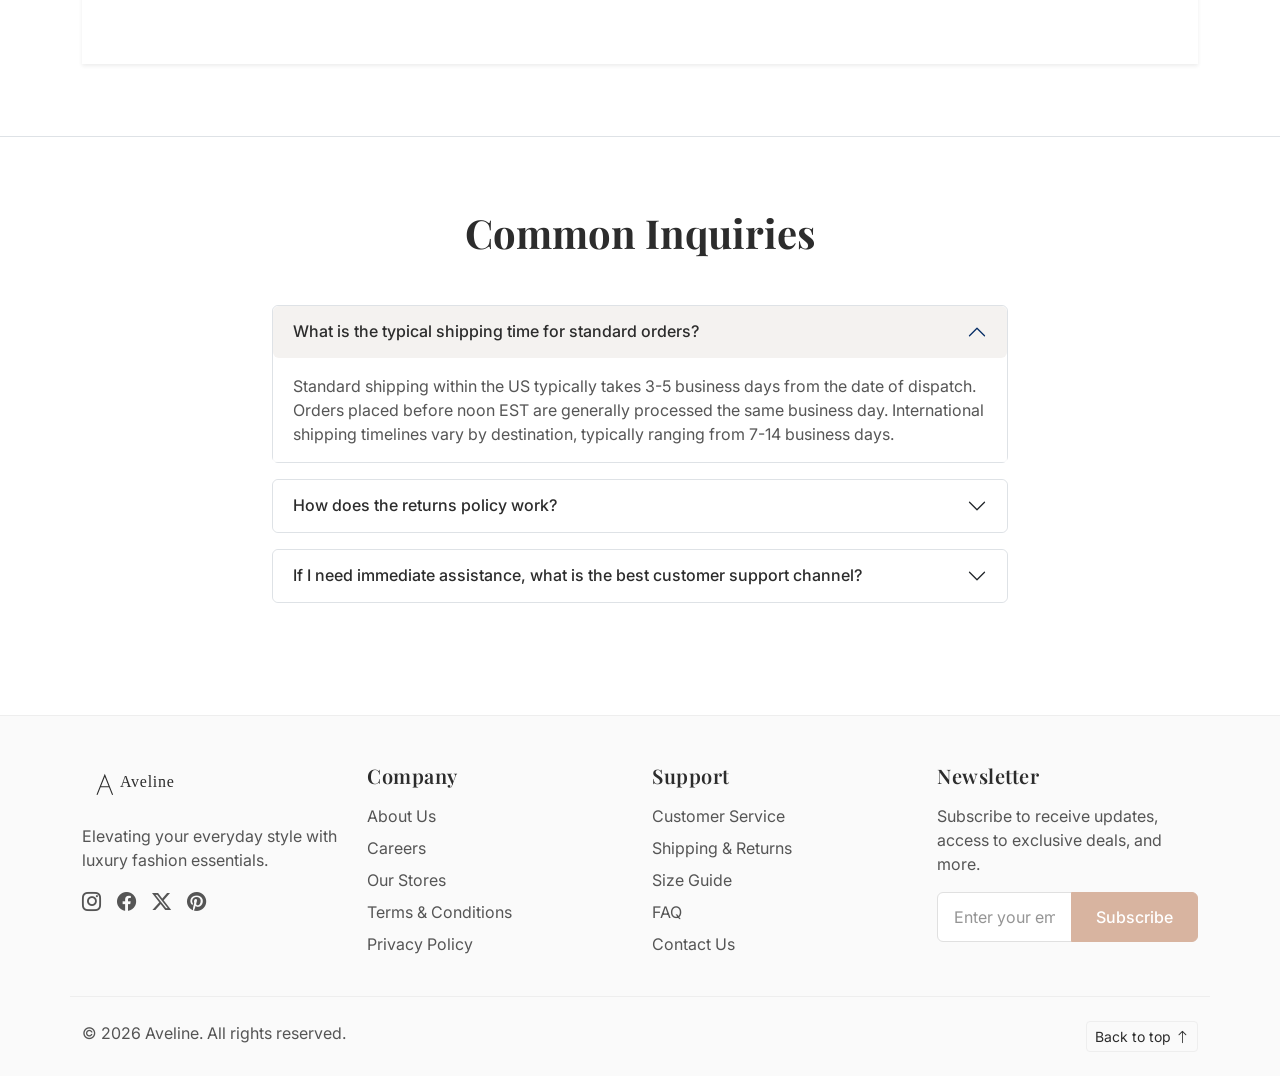
<file: contact.html>
<!DOCTYPE html>
<html lang="en">

<head>
    <meta charset="UTF-8">
    <meta name="viewport" content="width=device-width, initial-scale=1.0">
    <title>Contact Us | Aveline Luxury Fashion</title>

    <!-- Google Fonts -->
    <link rel="preconnect" href="https://fonts.googleapis.com">
    <link rel="preconnect" href="https://fonts.gstatic.com" crossorigin>
    <link
        href="https://fonts.googleapis.com/css2?family=Playfair+Display:wght@400;600;700&family=Inter:wght@300;400;500;600&display=swap"
        rel="stylesheet">

    <!-- Bootstrap 5 CSS -->
    <link href="https://cdn.jsdelivr.net/npm/bootstrap@5.3.2/dist/css/bootstrap.min.css" rel="stylesheet">
    <!-- Bootstrap Icons -->
    <link rel="stylesheet" href="https://cdn.jsdelivr.net/npm/bootstrap-icons@1.11.1/font/bootstrap-icons.css">

    <!-- Custom CSS -->
    <link rel="stylesheet" href="assets/css/style.css">
    <!-- Favicon -->
    <link rel="icon" href="assets/images/aveline-favicon.ico" sizes="any">
    <link rel="icon" type="image/svg+xml" href="assets/images/aveline-favicon.svg">
    <link rel="apple-touch-icon" href="assets/images/aveline-favicon.png">
    <style>
        .page-banner {
            background-color: var(--tertiary);
        }

        .contact-form-card {
            background-color: var(--card-bg);
            border-radius: 8px;
        }

        .form-control {
            background-color: var(--input-bg);
            border-color: var(--input-border);
            color: var(--text-color);
            padding: 0.75rem 1rem;
        }

        .form-control:focus {
            background-color: var(--input-bg);
            color: var(--text-color);
            border-color: var(--primary);
            box-shadow: none;
        }

        .contact-info-icon {
            width: 50px;
            height: 50px;
            background-color: var(--tertiary);
            color: var(--primary);
            display: inline-flex;
            align-items: center;
            justify-content: center;
            border-radius: 50%;
            font-size: 1.25rem;
            margin-right: 1.25rem;
            flex-shrink: 0;
        }

        .contact-map iframe {
            width: 100%;
            height: 450px;
            border: 0;
            border-radius: 8px;
            filter: grayscale(80%) contrast(1.1);
        }

        body.dark-mode .contact-map iframe {
            filter: grayscale(80%) invert(90%) contrast(1.1);
        }

        /* Support overriding bootstrap accordion for FAQ */
        .accordion-item {
            background-color: transparent;
            border-color: var(--border-color);
        }

        .accordion-button {
            background-color: var(--card-bg);
            color: var(--text-color);
            font-family: 'Inter', sans-serif;
            font-weight: 500;
        }

        .accordion-button:not(.collapsed) {
            background-color: var(--tertiary);
            color: var(--text-color);
            box-shadow: none;
        }

        .accordion-button:focus {
            box-shadow: none;
            border-color: var(--border-color);
        }

        .accordion-body {
            color: var(--text-color);
            opacity: 0.8;
            background-color: var(--bg-color);
        }

        body.dark-mode .accordion-button {
            background-color: var(--card-bg);
            color: var(--text-color);
        }

        body.dark-mode .accordion-button:not(.collapsed) {
            background-color: #333333;
            color: var(--text-color);
        }

        body.dark-mode .accordion-body {
            background-color: var(--bg-color);
        }
    </style>
</head>

<body>
    <!-- Offcanvas Menu (Mobile) -->
    <div class="offcanvas offcanvas-start" tabindex="-1" id="mobileMenu" aria-labelledby="mobileMenuLabel">
        <div class="offcanvas-header">
            <h5 class="offcanvas-title logo-text" id="mobileMenuLabel">Aveline</h5>
            <button type="button" class="btn-close offcanvas-close-btn" data-bs-dismiss="offcanvas"
                aria-label="Close"></button>
        </div>
        <div class="offcanvas-body">
            <ul class="navbar-nav mb-4">
                <li class="nav-item"><a class="nav-link" href="index.html">Home</a></li>
                <li class="nav-item"><a class="nav-link" href="services.html">Collections</a></li>
                <li class="nav-item"><a class="nav-link" href="blog.html">Blog</a></li>
                <li class="nav-item"><a class="nav-link" href="about.html">About</a></li>
                <li class="nav-item"><a class="nav-link" href="contact.html">Contact</a></li>
            </ul>
            <div class="d-flex flex-column gap-3">
                <a href="auth.html" class="btn btn-outline-primary w-100">Login</a>
            </div>
        </div>
    </div>

    <!-- Header System -->
    <header class="header-nav shadow-sm sticky-top">
        <!-- Desktop Navbar -->
        <nav class="navbar navbar-expand-lg d-none d-lg-flex py-3">
            <div class="container">
                <a class="navbar-brand" href="index.html">
                    <img src="assets/images/aveline-logo.svg" alt="Aveline" class="site-logo">
                </a>

                <div class="collapse navbar-collapse justify-content-center">
                    <ul class="navbar-nav gap-4">
                        <li class="nav-item dropdown">
                            <a class="nav-link dropdown-toggle" href="#" id="homeDropdownDesktop" role="button"
                                data-bs-toggle="dropdown" aria-expanded="false">
                                Home
                            </a>
                            <ul class="dropdown-menu border-0 shadow-sm" aria-labelledby="homeDropdownDesktop">
                                <li><a class="dropdown-item" href="index.html">Home 1</a></li>
                                <li><a class="dropdown-item" href="home-2.html">Home 2</a></li>
                            </ul>
                        </li>
                        <li class="nav-item"><a class="nav-link" href="services.html">Collections</a></li>
                        <li class="nav-item"><a class="nav-link" href="blog.html">Blog</a></li>
                        <li class="nav-item"><a class="nav-link" href="about.html">About</a></li>
                        <li class="nav-item"><a class="nav-link" href="contact.html">Contact</a></li>
                    </ul>
                </div>

                <div class="nav-actions d-flex align-items-center gap-3">
                    <button class="btn theme-toggle-btn" aria-label="Toggle Theme">
                        <i class="bi bi-moon-fill dark-icon"></i>
                        <i class="bi bi-sun-fill light-icon" style="display:none;"></i>
                    </button>
                    <div class="dropdown">
                        <a href="#" class="position-relative text-decoration-none cart-icon pe-2"
                            data-bs-toggle="dropdown" aria-expanded="false" id="desktopCartDropdown">
                            <i class="bi bi-handbag fs-5"></i>
                            <span
                                class="position-absolute top-100 start-100 translate-middle badge rounded-pill cart-badge cart-count">0</span>
                        </a>
                        <ul class="dropdown-menu dropdown-menu-end p-3 cart-dropdown-menu shadow-sm"
                            aria-labelledby="desktopCartDropdown">
                            <li>
                                <div class="cart-items-container">
                                    <p class="text-center text-muted my-2">Your cart is empty.</p>
                                </div>
                            </li>
                            <li>
                                <hr class="dropdown-divider">
                            </li>
                            <li class="d-flex justify-content-between fw-bold mb-3">
                                <span>Total:</span>
                                <span class="cart-total-price">$0.00</span>
                            </li>
                            <li>
                                <button class="btn btn-primary w-100 simulate-checkout-btn">Simulate Checkout</button>
                            </li>
                        </ul>
                    </div>
                    <a href="auth.html" class="btn btn-outline-primary ms-3">Login</a>
                    <a href="dashboard.html" class="btn btn-secondary d-flex align-items-center"><i
                            class="bi bi-grid-fill me-2"></i>Dashboard</a>
                </div>
            </div>
        </nav>

        <!-- Mobile Navbar -->
        <nav class="navbar d-flex d-lg-none py-2 px-3">
            <div class="container-fluid px-0">
                <button class="navbar-toggler custom-toggler border-0 px-0" type="button" data-bs-toggle="offcanvas"
                    data-bs-target="#mobileMenu" aria-controls="mobileMenu">
                    <span class="navbar-toggler-icon"></span>
                </button>

                <a class="navbar-brand mx-auto" href="index.html">
                    <img src="assets/images/aveline-logo.svg" alt="Aveline" class="site-logo">
                </a>

                <div class="nav-actions d-flex align-items-center gap-3">
                    <button class="btn theme-toggle-btn p-0" aria-label="Toggle Theme">
                        <i class="bi bi-moon-fill dark-icon"></i>
                        <i class="bi bi-sun-fill light-icon" style="display:none;"></i>
                    </button>
                    <div class="dropdown">
                        <a href="#" class="position-relative text-decoration-none cart-icon" data-bs-toggle="dropdown"
                            aria-expanded="false" id="mobileCartDropdown">
                            <i class="bi bi-handbag fs-5"></i>
                            <span
                                class="position-absolute top-100 start-100 translate-middle badge rounded-pill cart-badge cart-count">0</span>
                        </a>
                        <ul class="dropdown-menu dropdown-menu-end p-3 cart-dropdown-menu shadow-sm position-absolute"
                            aria-labelledby="mobileCartDropdown">
                            <li>
                                <div class="cart-items-container">
                                    <p class="text-center text-muted my-2">Your cart is empty.</p>
                                </div>
                            </li>
                            <li>
                                <hr class="dropdown-divider">
                            </li>
                            <li class="d-flex justify-content-between fw-bold mb-3">
                                <span>Total:</span>
                                <span class="cart-total-price">$0.00</span>
                            </li>
                            <li>
                                <button class="btn btn-primary w-100 simulate-checkout-btn">Simulate Checkout</button>
                            </li>
                        </ul>
                    </div>
                </div>
            </div>
        </nav>
    </header>

    <!-- Main Content -->
    <main>
        <!-- Checkout Alert -->
        <div id="checkoutAlert"
            class="alert alert-success alert-dismissible fade d-none position-fixed top-0 start-50 translate-middle-x mt-3 shadow-sm checkout-alert"
            role="alert" style="z-index: 9999;">
            Order placed successfully!
            <button type="button" class="btn-close alert-close-btn" aria-label="Close"></button>
        </div>

        <!-- Page Banner Section -->
        <section class="page-banner py-5">
            <div class="container text-center py-5">
                <h1 class="display-4 fw-bold mb-3">Get in Touch</h1>
                <p class="lead text-muted max-w-md mx-auto">Have a question about an order or our collections? We're
                    here to help.</p>
            </div>
        </section>

        <!-- Contact Section -->
        <section class="py-5 my-md-4">
            <div class="container">
                <div class="row g-5">
                    <!-- Contact Form (Left) -->
                    <div class="col-lg-7">
                        <div class="contact-form-card p-4 p-md-5 shadow-sm">
                            <h2 class="h3 fw-bold mb-4">Send us a Message</h2>
                            <form onsubmit="event.preventDefault();">
                                <div class="row g-4">
                                    <div class="col-md-6">
                                        <label for="name" class="form-label fw-medium">Your Name</label>
                                        <input type="text" class="form-control" id="name" placeholder="John Doe"
                                            required>
                                    </div>
                                    <div class="col-md-6">
                                        <label for="email" class="form-label fw-medium">Your Email</label>
                                        <input type="email" class="form-control" id="email"
                                            placeholder="john@example.com" required>
                                    </div>
                                    <div class="col-12">
                                        <label for="subject" class="form-label fw-medium">Subject</label>
                                        <input type="text" class="form-control" id="subject"
                                            placeholder="How can we help?" required>
                                    </div>
                                    <div class="col-12">
                                        <label for="message" class="form-label fw-medium">Message</label>
                                        <textarea class="form-control" id="message" rows="6"
                                            placeholder="Write your message here..." required></textarea>
                                    </div>
                                    <div class="col-12 mt-4">
                                        <button type="submit" class="btn btn-primary px-5 py-2">Send Message</button>
                                    </div>
                                </div>
                            </form>
                        </div>
                    </div>

                    <!-- Contact Info (Right) -->
                    <div class="col-lg-5">
                        <div class="h-100 d-flex flex-column justify-content-center">
                            <h2 class="h3 fw-bold mb-4">Contact Information</h2>
                            <p class="text-muted mb-5 opacity-75">We aim to respond to all inquiries within 24 hours
                                during standard business times. Feel free to reach out directly through the below
                                channels.</p>

                            <!-- Location -->
                            <div class="d-flex align-items-start mb-4">
                                <div class="contact-info-icon shadow-sm">
                                    <i class="bi bi-geo-alt"></i>
                                </div>
                                <div>
                                    <h5 class="fw-bold mb-1">Our Studio</h5>
                                    <p class="text-muted mb-0">123 Fashion Ave, Suite 400<br>New York, NY 10001</p>
                                </div>
                            </div>

                            <!-- Phone -->
                            <div class="d-flex align-items-start mb-4">
                                <div class="contact-info-icon shadow-sm">
                                    <i class="bi bi-telephone"></i>
                                </div>
                                <div>
                                    <h5 class="fw-bold mb-1">Call Us</h5>
                                    <p class="text-muted mb-0">+1 (555) 123-4567</p>
                                </div>
                            </div>

                            <!-- Email -->
                            <div class="d-flex align-items-start mb-4">
                                <div class="contact-info-icon shadow-sm">
                                    <i class="bi bi-envelope"></i>
                                </div>
                                <div>
                                    <h5 class="fw-bold mb-1">Email Us</h5>
                                    <p class="text-muted mb-0">hello@avelinefashion.com</p>
                                </div>
                            </div>

                            <!-- Hours -->
                            <div class="d-flex align-items-start">
                                <div class="contact-info-icon shadow-sm">
                                    <i class="bi bi-clock"></i>
                                </div>
                                <div>
                                    <h5 class="fw-bold mb-1">Working Hours</h5>
                                    <p class="text-muted mb-0">Mon - Fri: 9:00 AM - 6:00 PM<br>Sat - Sun: Closed</p>
                                </div>
                            </div>
                        </div>
                    </div>
                </div>
            </div>
        </section>

        <!-- Google Map Section -->
        <section class="py-4">
            <div class="container pb-5">
                <div class="contact-map shadow-sm">
                    <!-- Embedded Google Map targeting NY dummy coordinates beautifully filtered by CSS -->
                    <iframe
                        src="https://www.google.com/maps/embed?pb=!1m18!1m12!1m3!1d3022.617354966601!2d-73.98782358459422!3d40.74844454332152!2m3!1f0!2f0!3f0!3m2!1i1024!2i768!4f13.1!3m3!1m2!1s0x89c259a9b3117469%3A0xd134e199a405a163!2sEmpire%20State%20Building!5e0!3m2!1sen!2sus!4v1689230551061!5m2!1sen!2sus"
                        allowfullscreen="" loading="lazy" referrerpolicy="no-referrer-when-downgrade"></iframe>
                </div>
            </div>
        </section>

        <!-- FAQ Section -->
        <section class="py-5 mb-5 bg-transparent border-top">
            <div class="container pt-4">
                <div class="text-center mb-5">
                    <h2 class="display-6 fw-bold">Common Inquiries</h2>
                </div>

                <div class="row justify-content-center">
                    <div class="col-lg-8">
                        <div class="accordion" id="contactFaqAccordion">
                            <!-- Question 1 -->
                            <div class="accordion-item mb-3 border bg-transparent rounded">
                                <h2 class="accordion-header" id="contactHeadingOne">
                                    <button class="accordion-button rounded" type="button" data-bs-toggle="collapse"
                                        data-bs-target="#contactCollapseOne" aria-expanded="true"
                                        aria-controls="contactCollapseOne">
                                        What is the typical shipping time for standard orders?
                                    </button>
                                </h2>
                                <div id="contactCollapseOne" class="accordion-collapse collapse show"
                                    aria-labelledby="contactHeadingOne" data-bs-parent="#contactFaqAccordion">
                                    <div class="accordion-body">
                                        Standard shipping within the US typically takes 3-5 business days from the date
                                        of dispatch. Orders placed before noon EST are generally processed the same
                                        business day. International shipping timelines vary by destination, typically
                                        ranging from 7-14 business days.
                                    </div>
                                </div>
                            </div>

                            <!-- Question 2 -->
                            <div class="accordion-item mb-3 border bg-transparent rounded">
                                <h2 class="accordion-header" id="contactHeadingTwo">
                                    <button class="accordion-button collapsed rounded" type="button"
                                        data-bs-toggle="collapse" data-bs-target="#contactCollapseTwo"
                                        aria-expanded="false" aria-controls="contactCollapseTwo">
                                        How does the returns policy work?
                                    </button>
                                </h2>
                                <div id="contactCollapseTwo" class="accordion-collapse collapse"
                                    aria-labelledby="contactHeadingTwo" data-bs-parent="#contactFaqAccordion">
                                    <div class="accordion-body">
                                        We offer a seamless 30-day return policy for all unworn, unaltered items with
                                        original tags attached. Once your return is received at our distribution center,
                                        refunds are processed to your original payment method within 5-7 business days.
                                        Simply utilize the pre-paid shipping label included in your package.
                                    </div>
                                </div>
                            </div>

                            <!-- Question 3 -->
                            <div class="accordion-item mb-3 border bg-transparent rounded">
                                <h2 class="accordion-header" id="contactHeadingThree">
                                    <button class="accordion-button collapsed rounded" type="button"
                                        data-bs-toggle="collapse" data-bs-target="#contactCollapseThree"
                                        aria-expanded="false" aria-controls="contactCollapseThree">
                                        If I need immediate assistance, what is the best customer support channel?
                                    </button>
                                </h2>
                                <div id="contactCollapseThree" class="accordion-collapse collapse"
                                    aria-labelledby="contactHeadingThree" data-bs-parent="#contactFaqAccordion">
                                    <div class="accordion-body">
                                        For immediate assistance regarding time-sensitive issues (such as canceling an
                                        order or updating a shipping address before dispatch), please utilize our direct
                                        line at +1 (555) 123-4567 during standard working hours. For all other
                                        inquiries, our email support prioritizes responding within a single business
                                        day.
                                    </div>
                                </div>
                            </div>
                        </div>
                    </div>
                </div>
            </div>
        </section>

    </main>

    <!-- Footer -->
    <footer class="site-footer pt-5 pb-4">
        <div class="container">
            <div class="row gy-4 mb-4">
                <!-- Brand + Social -->
                <div class="col-12 col-md-6 col-lg-3">
                    <a href="index.html" class="footer-logo mb-3 d-inline-block">
                        <img src="assets/images/aveline-logo.svg" alt="Aveline" class="site-logo">
                    </a>
                    <p class="mb-3 footer-text">Elevating your everyday style with luxury fashion essentials.</p>
                    <div class="d-flex gap-3 social-links">
                        <a href="#"><i class="bi bi-instagram"></i></a>
                        <a href="#"><i class="bi bi-facebook"></i></a>
                        <a href="#"><i class="bi bi-twitter-x"></i></a>
                        <a href="#"><i class="bi bi-pinterest"></i></a>
                    </div>
                </div>

                <!-- Company Links -->
                <div class="col-12 col-md-6 col-lg-3">
                    <h5 class="footer-heading mb-3">Company</h5>
                    <ul class="list-unstyled footer-links">
                        <li class="mb-2"><a href="#">About Us</a></li>
                        <li class="mb-2"><a href="#">Careers</a></li>
                        <li class="mb-2"><a href="#">Our Stores</a></li>
                        <li class="mb-2"><a href="#">Terms & Conditions</a></li>
                        <li class="mb-2"><a href="#">Privacy Policy</a></li>
                    </ul>
                </div>

                <!-- Support Links -->
                <div class="col-12 col-md-6 col-lg-3">
                    <h5 class="footer-heading mb-3">Support</h5>
                    <ul class="list-unstyled footer-links">
                        <li class="mb-2"><a href="#">Customer Service</a></li>
                        <li class="mb-2"><a href="#">Shipping & Returns</a></li>
                        <li class="mb-2"><a href="#">Size Guide</a></li>
                        <li class="mb-2"><a href="#">FAQ</a></li>
                        <li class="mb-2"><a href="#">Contact Us</a></li>
                    </ul>
                </div>

                <!-- Newsletter Form -->
                <div class="col-12 col-md-6 col-lg-3">
                    <h5 class="footer-heading mb-3">Newsletter</h5>
                    <p class="footer-text mb-3">Subscribe to receive updates, access to exclusive deals, and more.</p>
                    <form class="newsletter-form" onsubmit="event.preventDefault();">
                        <div class="input-group mb-3">
                            <input type="email" class="form-control" placeholder="Enter your email" required>
                            <button class="btn btn-primary" type="submit">Subscribe</button>
                        </div>
                    </form>
                </div>
            </div>

            <div class="row mt-4 pt-4 footer-bottom">
                <div class="col-md-6 text-center text-md-start mb-3 mb-md-0">
                    <p class="mb-0 footer-text">&copy; 2026 Aveline. All rights reserved.</p>
                </div>
                <div class="col-md-6 text-center text-md-end">
                    <button class="btn btn-sm btn-outline-secondary back-to-top" id="backToTop">
                        Back to top <i class="bi bi-arrow-up"></i>
                    </button>
                </div>
            </div>
        </div>
    </footer>

    <!-- Bootstrap 5 JS Bundle -->
    <script src="https://cdn.jsdelivr.net/npm/bootstrap@5.3.2/dist/js/bootstrap.bundle.min.js"></script>
    <!-- Custom JS -->
    <script src="assets/js/main.js"></script>
</body>

</html>
</file>
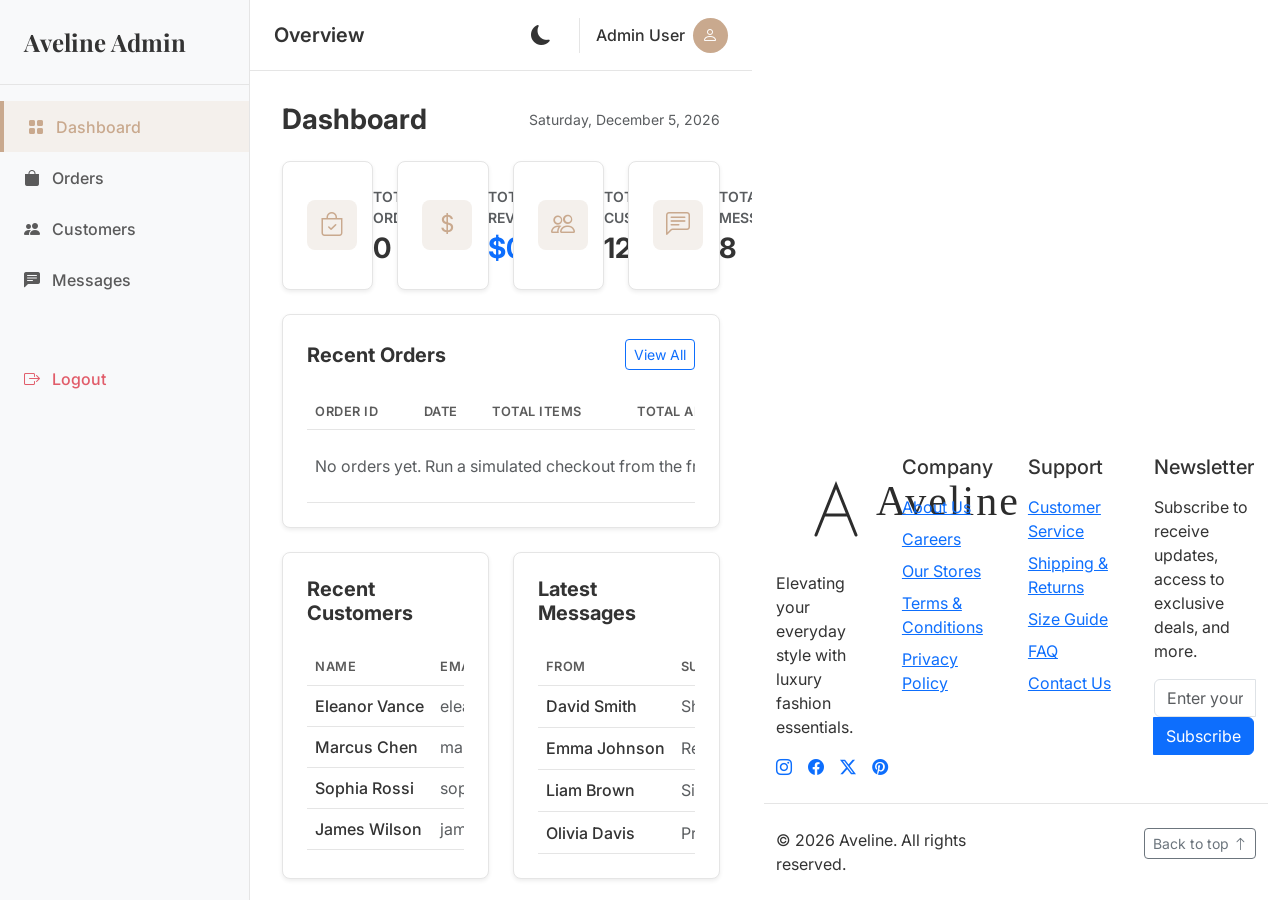
<file: dashboard.html>
<!DOCTYPE html>
<html lang="en">

<head>
    <meta charset="UTF-8">
    <meta name="viewport" content="width=device-width, initial-scale=1.0">
    <title>Aveline Admin Dashboard</title>

    <!-- Google Fonts -->
    <link rel="preconnect" href="https://fonts.googleapis.com">
    <link rel="preconnect" href="https://fonts.gstatic.com" crossorigin>
    <link
        href="https://fonts.googleapis.com/css2?family=Playfair+Display:wght@400;600;700&family=Inter:wght@300;400;500;600&display=swap"
        rel="stylesheet">

    <!-- Bootstrap 5 CSS -->
    <link href="https://cdn.jsdelivr.net/npm/bootstrap@5.3.2/dist/css/bootstrap.min.css" rel="stylesheet">
    <!-- Bootstrap Icons -->
    <link rel="stylesheet" href="https://cdn.jsdelivr.net/npm/bootstrap-icons@1.11.1/font/bootstrap-icons.css">
    <!-- Favicon -->
    <link rel="icon" href="assets/images/aveline-favicon.ico" sizes="any">
    <link rel="icon" type="image/svg+xml" href="assets/images/aveline-favicon.svg">
    <link rel="apple-touch-icon" href="assets/images/aveline-favicon.png">

    <style>
        :root {
            --primary: #c9a98e;
            --secondary: #e6dace;
            --tertiary: #f4f0ec;
            --text-color: #333333;
            --bg-color: #ffffff;
            --card-bg: #ffffff;
            --border-color: #e5e5e5;
            --sidebar-bg: #f8f9fa;
        }

        body.admin-dark-mode {
            --primary: #c9a98e;
            --secondary: #e6dace;
            --tertiary: #2a2a2a;
            --text-color: #f8f9fa;
            --bg-color: #121212;
            --card-bg: #1e1e1e;
            --border-color: #333333;
            --sidebar-bg: #1e1e1e;
        }

        body {
            font-family: 'Inter', sans-serif;
            background-color: var(--bg-color);
            color: var(--text-color);
            margin: 0;
            padding: 0;
            overflow-x: hidden;
        }

        .logo-text {
            font-family: 'Playfair Display', serif;
            font-weight: 700;
            color: var(--text-color);
            text-decoration: none;
        }

        /* Layout */
        .wrapper {
            display: flex;
            width: 100%;
            height: 100vh;
            overflow: hidden;
        }

        /* Sidebar */
        .sidebar {
            width: 250px;
            background-color: var(--sidebar-bg);
            border-right: 1px solid var(--border-color);
            display: flex;
            flex-direction: column;
            transition: all 0.3s;
            flex-shrink: 0;
        }

        .sidebar-header {
            padding: 1.5rem;
            border-bottom: 1px solid var(--border-color);
        }

        .sidebar-nav {
            padding: 1rem 0;
            flex-grow: 1;
            overflow-y: auto;
        }

        .sidebar-link {
            display: flex;
            align-items: center;
            padding: 0.85rem 1.5rem;
            color: var(--text-color);
            text-decoration: none;
            transition: all 0.2s;
            opacity: 0.8;
            font-weight: 500;
            gap: 12px;
        }

        .sidebar-link:hover,
        .sidebar-link.active {
            opacity: 1;
            background-color: var(--tertiary);
            border-left: 4px solid var(--primary);
            color: var(--primary);
        }

        .sidebar-link.text-danger:hover {
            color: #dc3545 !important;
            border-left-color: #dc3545;
        }

        /* Main Content */
        .main-content {
            flex-grow: 1;
            display: flex;
            flex-direction: column;
            overflow-y: auto;
            width: 100%;
        }

        .top-navbar {
            background-color: var(--card-bg);
            border-bottom: 1px solid var(--border-color);
            padding: 1rem 1.5rem;
            display: flex;
            justify-content: space-between;
            align-items: center;
            flex-shrink: 0;
        }

        .content-area {
            padding: 2rem;
            background-color: var(--bg-color);
            flex-grow: 1;
        }

        /* Cards */
        .stat-card {
            background-color: var(--card-bg);
            border: 1px solid var(--border-color);
            border-radius: 8px;
            padding: 1.5rem;
        }

        .stat-icon {
            width: 50px;
            height: 50px;
            display: flex;
            align-items: center;
            justify-content: center;
            background-color: var(--tertiary);
            color: var(--primary);
            border-radius: 8px;
            font-size: 1.5rem;
            flex-shrink: 0;
        }

        /* Tables */
        .table {
            color: var(--text-color);
        }

        .table-container {
            background-color: var(--card-bg);
            border: 1px solid var(--border-color);
            border-radius: 8px;
            padding: 1.5rem;
        }

        .table th,
        .table td {
            border-color: var(--border-color);
            background-color: transparent;
            color: var(--text-color);
        }

        .table th {
            font-weight: 600;
            opacity: 0.8;
            text-transform: uppercase;
            font-size: 0.8rem;
            letter-spacing: 0.5px;
        }

        /* Theme Toggle */
        .admin-theme-toggle {
            background: none;
            border: none;
            color: var(--text-color);
            font-size: 1.25rem;
            cursor: pointer;
            padding: 0.25rem;
        }

        /* Mobile adjustments */
        @media (max-width: 768px) {
            .sidebar {
                position: fixed;
                left: -250px;
                height: 100vh;
                z-index: 1050;
            }

            .sidebar.show {
                left: 0;
            }

            .sidebar-overlay {
                display: none;
                position: fixed;
                top: 0;
                left: 0;
                width: 100vw;
                height: 100vh;
                background: rgba(0, 0, 0, 0.4);
                z-index: 1040;
                backdrop-filter: blur(2px);
            }

            .sidebar-overlay.show {
                display: block;
            }

            .content-area {
                padding: 1.5rem 1rem;
            }
        }
    </style>
</head>

<body>

    <div class="wrapper">
        <!-- Overlay for mobile sidebar -->
        <div class="sidebar-overlay" id="sidebarOverlay"></div>

        <!-- Sidebar -->
        <aside class="sidebar shadow-sm" id="sidebar">
            <div class="sidebar-header d-flex justify-content-between align-items-center">
                <a href="dashboard.html" class="logo-text fs-4">Aveline Admin</a>
                <button class="btn d-md-none border-0 p-1" id="closeSidebar">
                    <i class="bi bi-x-lg fs-5" style="color: var(--text-color);"></i>
                </button>
            </div>

            <nav class="sidebar-nav">
                <a href="#dashboard" class="sidebar-link active">
                    <i class="bi bi-grid-fill"></i> Dashboard
                </a>
                <a href="#orders" class="sidebar-link">
                    <i class="bi bi-bag-fill"></i> Orders
                </a>
                <a href="#customers" class="sidebar-link">
                    <i class="bi bi-people-fill"></i> Customers
                </a>
                <a href="#messages" class="sidebar-link">
                    <i class="bi bi-chat-left-text-fill"></i> Messages
                </a>
                <a href="index.html" class="sidebar-link text-danger mt-5">
                    <i class="bi bi-box-arrow-right"></i> Logout
                </a>
            </nav>
        </aside>

        <!-- Main Content -->
        <div class="main-content">
            <!-- Top Navbar -->
            <header class="top-navbar">
                <div class="d-flex align-items-center">
                    <button class="btn d-md-none border-0 px-0 me-3" id="openSidebar">
                        <i class="bi bi-list fs-3" style="color: var(--text-color);"></i>
                    </button>
                    <div class="fw-semibold fs-5 d-none d-md-block">Overview</div>
                </div>

                <div class="d-flex align-items-center gap-4">
                    <button class="admin-theme-toggle" id="adminThemeToggle" aria-label="Toggle Admin Theme">
                        <i class="bi bi-moon-fill dark-icon"></i>
                        <i class="bi bi-sun-fill light-icon" style="display:none;"></i>
                    </button>
                    <div class="d-flex align-items-center gap-2 border-start ps-3 border-opacity-25"
                        style="border-color: var(--border-color) !important;">
                        <span class="fw-medium d-none d-sm-block">Admin User</span>
                        <div class="rounded-circle d-flex align-items-center justify-content-center text-white"
                            style="width: 35px; height: 35px; background: var(--primary);">
                            <i class="bi bi-person"></i>
                        </div>
                    </div>
                </div>
            </header>

            <!-- Dashboard Content Area -->
            <div class="content-area" id="dashboard">

                <div class="d-flex justify-content-between align-items-center mb-4">
                    <h1 class="h3 fw-bold mb-0">Dashboard</h1>
                    <span class="text-muted small" id="currentDate"></span>
                </div>

                <!-- Analytics Cards -->
                <div class="row g-4 mb-4">
                    <!-- Total Orders -->
                    <div class="col-sm-6 col-lg-3">
                        <div class="stat-card d-flex align-items-center gap-3 shadow-sm h-100">
                            <div class="stat-icon">
                                <i class="bi bi-bag-check"></i>
                            </div>
                            <div>
                                <p class="text-muted mb-1 small fw-semibold text-uppercase letter-spacing-1">Total
                                    Orders</p>
                                <h3 class="fw-bold mb-0" id="statOrders">0</h3>
                            </div>
                        </div>
                    </div>
                    <!-- Total Revenue -->
                    <div class="col-sm-6 col-lg-3">
                        <div class="stat-card d-flex align-items-center gap-3 shadow-sm h-100">
                            <div class="stat-icon">
                                <i class="bi bi-currency-dollar"></i>
                            </div>
                            <div>
                                <p class="text-muted mb-1 small fw-semibold text-uppercase letter-spacing-1">Total
                                    Revenue</p>
                                <h3 class="fw-bold mb-0 text-primary" id="statRevenue">$0.00</h3>
                            </div>
                        </div>
                    </div>
                    <!-- Total Customers -->
                    <div class="col-sm-6 col-lg-3">
                        <div class="stat-card d-flex align-items-center gap-3 shadow-sm h-100">
                            <div class="stat-icon">
                                <i class="bi bi-people"></i>
                            </div>
                            <div>
                                <p class="text-muted mb-1 small fw-semibold text-uppercase letter-spacing-1">Total
                                    Customers</p>
                                <h3 class="fw-bold mb-0">124</h3>
                            </div>
                        </div>
                    </div>
                    <!-- Total Messages -->
                    <div class="col-sm-6 col-lg-3">
                        <div class="stat-card d-flex align-items-center gap-3 shadow-sm h-100">
                            <div class="stat-icon">
                                <i class="bi bi-chat-left-text"></i>
                            </div>
                            <div>
                                <p class="text-muted mb-1 small fw-semibold text-uppercase letter-spacing-1">Total
                                    Messages</p>
                                <h3 class="fw-bold mb-0">8</h3>
                            </div>
                        </div>
                    </div>
                </div>

                <!-- Recent Orders Table -->
                <div class="table-container shadow-sm mb-4" id="orders">
                    <div class="d-flex justify-content-between align-items-center mb-4">
                        <h4 class="h5 fw-bold mb-0">Recent Orders</h4>
                        <button class="btn btn-sm btn-outline-primary">View All</button>
                    </div>
                    <div class="table-responsive">
                        <table class="table table-hover align-middle mb-0 text-nowrap">
                            <thead>
                                <tr>
                                    <th>Order ID</th>
                                    <th>Date</th>
                                    <th>Total Items</th>
                                    <th>Total Amount</th>
                                    <th>Status</th>
                                </tr>
                            </thead>
                            <tbody id="ordersTableBody">
                                <!-- Orders populated dynamically by JS -->
                            </tbody>
                        </table>
                    </div>
                </div>

                <!-- Customers & Messages Rows -->
                <div class="row g-4">
                    <!-- Customers -->
                    <div class="col-lg-6">
                        <div class="table-container shadow-sm h-100" id="customers">
                            <h4 class="h5 fw-bold mb-4">Recent Customers</h4>
                            <div class="table-responsive">
                                <table class="table align-middle mb-0 text-nowrap">
                                    <thead>
                                        <tr>
                                            <th>Name</th>
                                            <th>Email</th>
                                            <th>Status</th>
                                        </tr>
                                    </thead>
                                    <tbody>
                                        <tr>
                                            <td class="fw-medium">Eleanor Vance</td>
                                            <td class="text-muted">eleanor@example.com</td>
                                            <td><span class="badge bg-success rounded-pill fw-normal px-2">Active</span>
                                            </td>
                                        </tr>
                                        <tr>
                                            <td class="fw-medium">Marcus Chen</td>
                                            <td class="text-muted">marcus@example.com</td>
                                            <td><span class="badge bg-success rounded-pill fw-normal px-2">Active</span>
                                            </td>
                                        </tr>
                                        <tr>
                                            <td class="fw-medium">Sophia Rossi</td>
                                            <td class="text-muted">sophia@example.com</td>
                                            <td><span
                                                    class="badge bg-secondary rounded-pill fw-normal px-2">Inactive</span>
                                            </td>
                                        </tr>
                                        <tr>
                                            <td class="fw-medium">James Wilson</td>
                                            <td class="text-muted">james.w@example.com</td>
                                            <td><span class="badge bg-success rounded-pill fw-normal px-2">Active</span>
                                            </td>
                                        </tr>
                                    </tbody>
                                </table>
                            </div>
                        </div>
                    </div>

                    <!-- Messages -->
                    <div class="col-lg-6">
                        <div class="table-container shadow-sm h-100" id="messages">
                            <h4 class="h5 fw-bold mb-4">Latest Messages</h4>
                            <div class="table-responsive">
                                <table class="table align-middle mb-0 text-nowrap">
                                    <thead>
                                        <tr>
                                            <th>From</th>
                                            <th>Subject</th>
                                            <th class="text-end">Action</th>
                                        </tr>
                                    </thead>
                                    <tbody>
                                        <tr>
                                            <td class="fw-medium">David Smith</td>
                                            <td class="text-muted">Shipping inquiry #8392</td>
                                            <td class="text-end"><button
                                                    class="btn btn-sm btn-outline-secondary py-0 px-2 rounded-1">Reply</button>
                                            </td>
                                        </tr>
                                        <tr>
                                            <td class="fw-medium">Emma Johnson</td>
                                            <td class="text-muted">Return process clarification</td>
                                            <td class="text-end"><button
                                                    class="btn btn-sm btn-outline-secondary py-0 px-2 rounded-1">Reply</button>
                                            </td>
                                        </tr>
                                        <tr>
                                            <td class="fw-medium">Liam Brown</td>
                                            <td class="text-muted">Sizing guide assistance</td>
                                            <td class="text-end"><button
                                                    class="btn btn-sm btn-outline-secondary py-0 px-2 rounded-1">Reply</button>
                                            </td>
                                        </tr>
                                        <tr>
                                            <td class="fw-medium">Olivia Davis</td>
                                            <td class="text-muted">Product restock notification</td>
                                            <td class="text-end"><button
                                                    class="btn btn-sm btn-outline-secondary py-0 px-2 rounded-1">Reply</button>
                                            </td>
                                        </tr>
                                    </tbody>
                                </table>
                            </div>
                        </div>
                    </div>
                </div>

            </div>
        </div>

        <!-- Footer -->
        <footer class="site-footer pt-5 pb-4 mt-auto">
            <div class="container-fluid px-4">
                <div class="row gy-4 mb-4">
                    <!-- Brand + Social -->
                    <div class="col-12 col-md-6 col-lg-3">
                        <a href="index.html" class="footer-logo mb-3 d-inline-block">
                            <img src="assets/images/aveline-logo.svg" alt="Aveline" class="site-logo">
                        </a>
                        <p class="mb-3 footer-text">Elevating your everyday style with luxury fashion essentials.</p>
                        <div class="d-flex gap-3 social-links">
                            <a href="#"><i class="bi bi-instagram"></i></a>
                            <a href="#"><i class="bi bi-facebook"></i></a>
                            <a href="#"><i class="bi bi-twitter-x"></i></a>
                            <a href="#"><i class="bi bi-pinterest"></i></a>
                        </div>
                    </div>

                    <!-- Company Links -->
                    <div class="col-12 col-md-6 col-lg-3">
                        <h5 class="footer-heading mb-3">Company</h5>
                        <ul class="list-unstyled footer-links">
                            <li class="mb-2"><a href="#">About Us</a></li>
                            <li class="mb-2"><a href="#">Careers</a></li>
                            <li class="mb-2"><a href="#">Our Stores</a></li>
                            <li class="mb-2"><a href="#">Terms & Conditions</a></li>
                            <li class="mb-2"><a href="#">Privacy Policy</a></li>
                        </ul>
                    </div>

                    <!-- Support Links -->
                    <div class="col-12 col-md-6 col-lg-3">
                        <h5 class="footer-heading mb-3">Support</h5>
                        <ul class="list-unstyled footer-links">
                            <li class="mb-2"><a href="#">Customer Service</a></li>
                            <li class="mb-2"><a href="#">Shipping & Returns</a></li>
                            <li class="mb-2"><a href="#">Size Guide</a></li>
                            <li class="mb-2"><a href="#">FAQ</a></li>
                            <li class="mb-2"><a href="#">Contact Us</a></li>
                        </ul>
                    </div>

                    <!-- Newsletter Form -->
                    <div class="col-12 col-md-6 col-lg-3">
                        <h5 class="footer-heading mb-3">Newsletter</h5>
                        <p class="footer-text mb-3">Subscribe to receive updates, access to exclusive deals, and more.
                        </p>
                        <form class="newsletter-form" onsubmit="event.preventDefault();">
                            <div class="input-group mb-3">
                                <input type="email" class="form-control" placeholder="Enter your email" required>
                                <button class="btn btn-primary" type="submit">Subscribe</button>
                            </div>
                        </form>
                    </div>
                </div>

                <div class="row mt-4 pt-4 footer-bottom" style="border-top: 1px solid var(--border-color);">
                    <div class="col-md-6 text-center text-md-start mb-3 mb-md-0">
                        <p class="mb-0 footer-text">&copy; 2026 Aveline. All rights reserved.</p>
                    </div>
                    <div class="col-md-6 text-center text-md-end">
                        <button class="btn btn-sm btn-outline-secondary back-to-top" id="backToTop">
                            Back to top <i class="bi bi-arrow-up"></i>
                        </button>
                    </div>
                </div>
            </div>
        </footer>
    </div>

    <!-- Bootstrap 5 JS Bundle -->
    <script src="https://cdn.jsdelivr.net/npm/bootstrap@5.3.2/dist/js/bootstrap.bundle.min.js"></script>
    <!-- Dashboard JS -->
    <script src="assets/js/dashboard.js"></script>
</body>

</html>
</file>
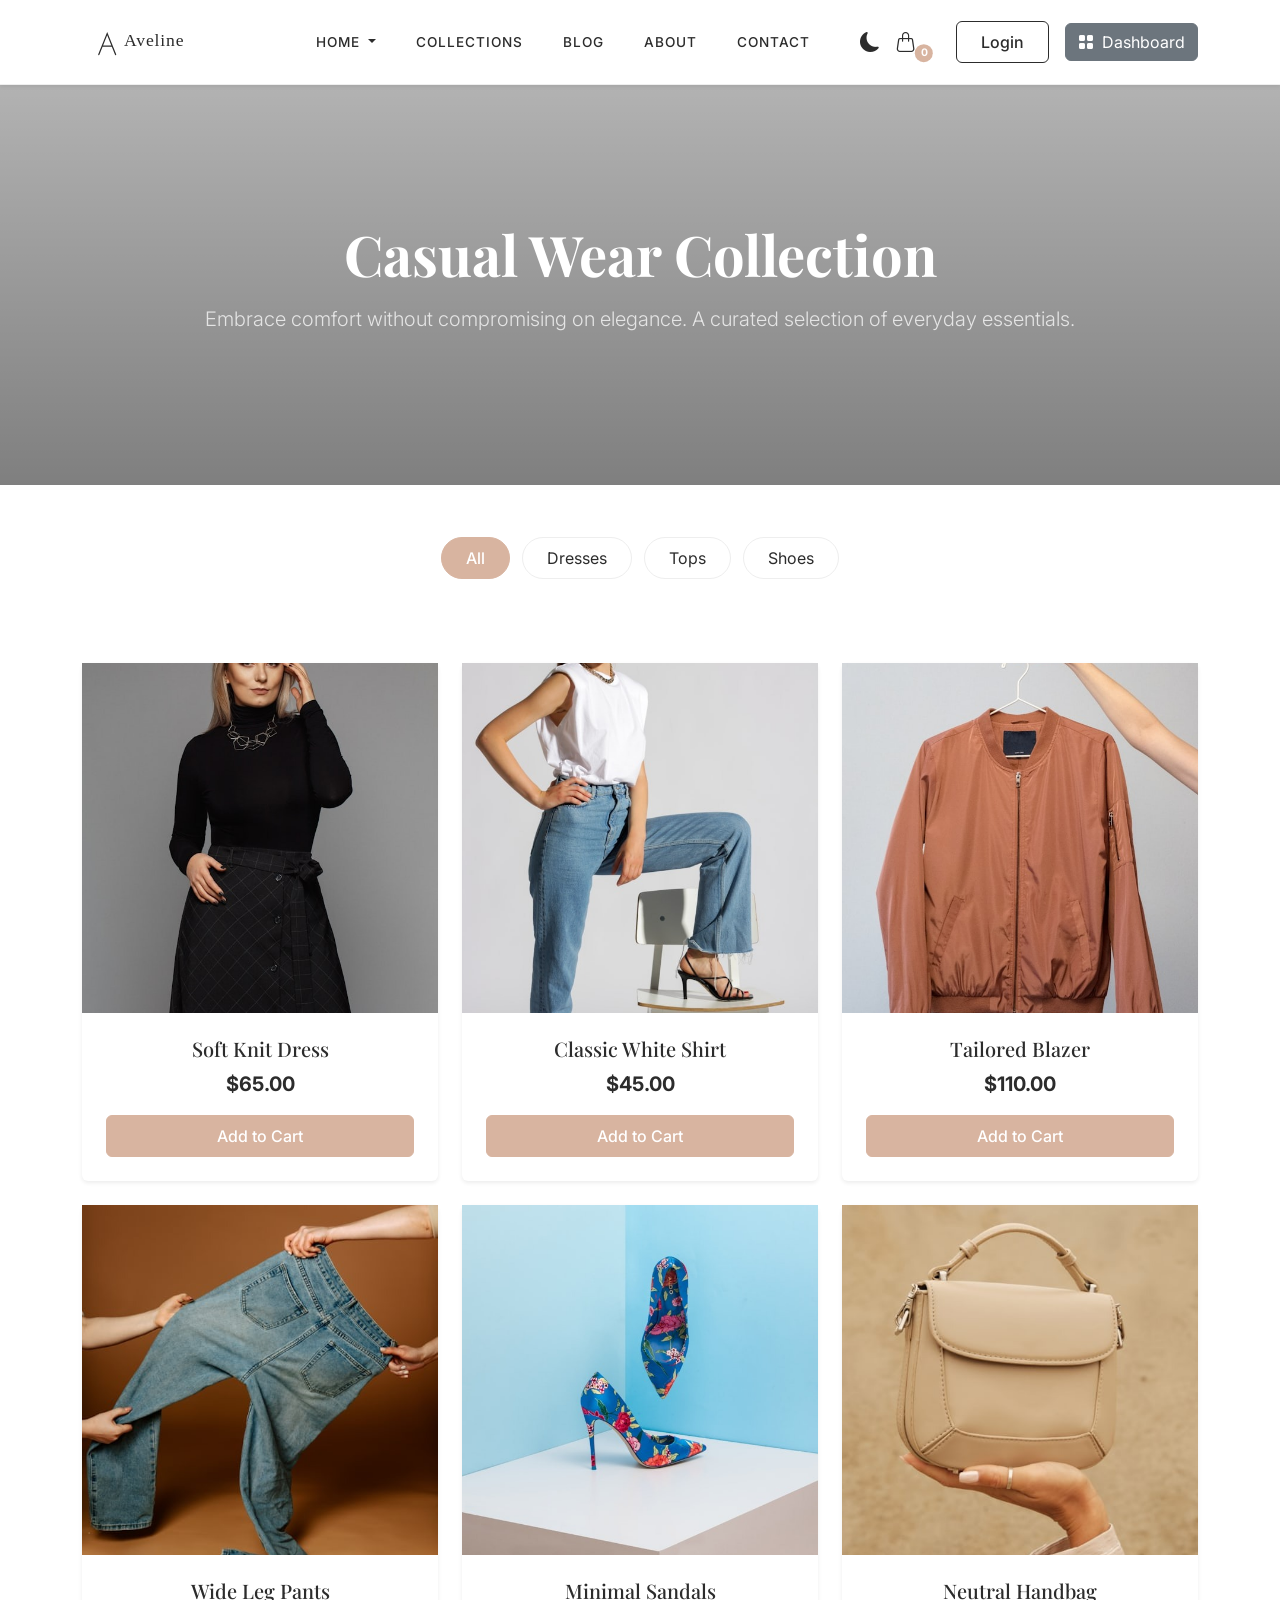
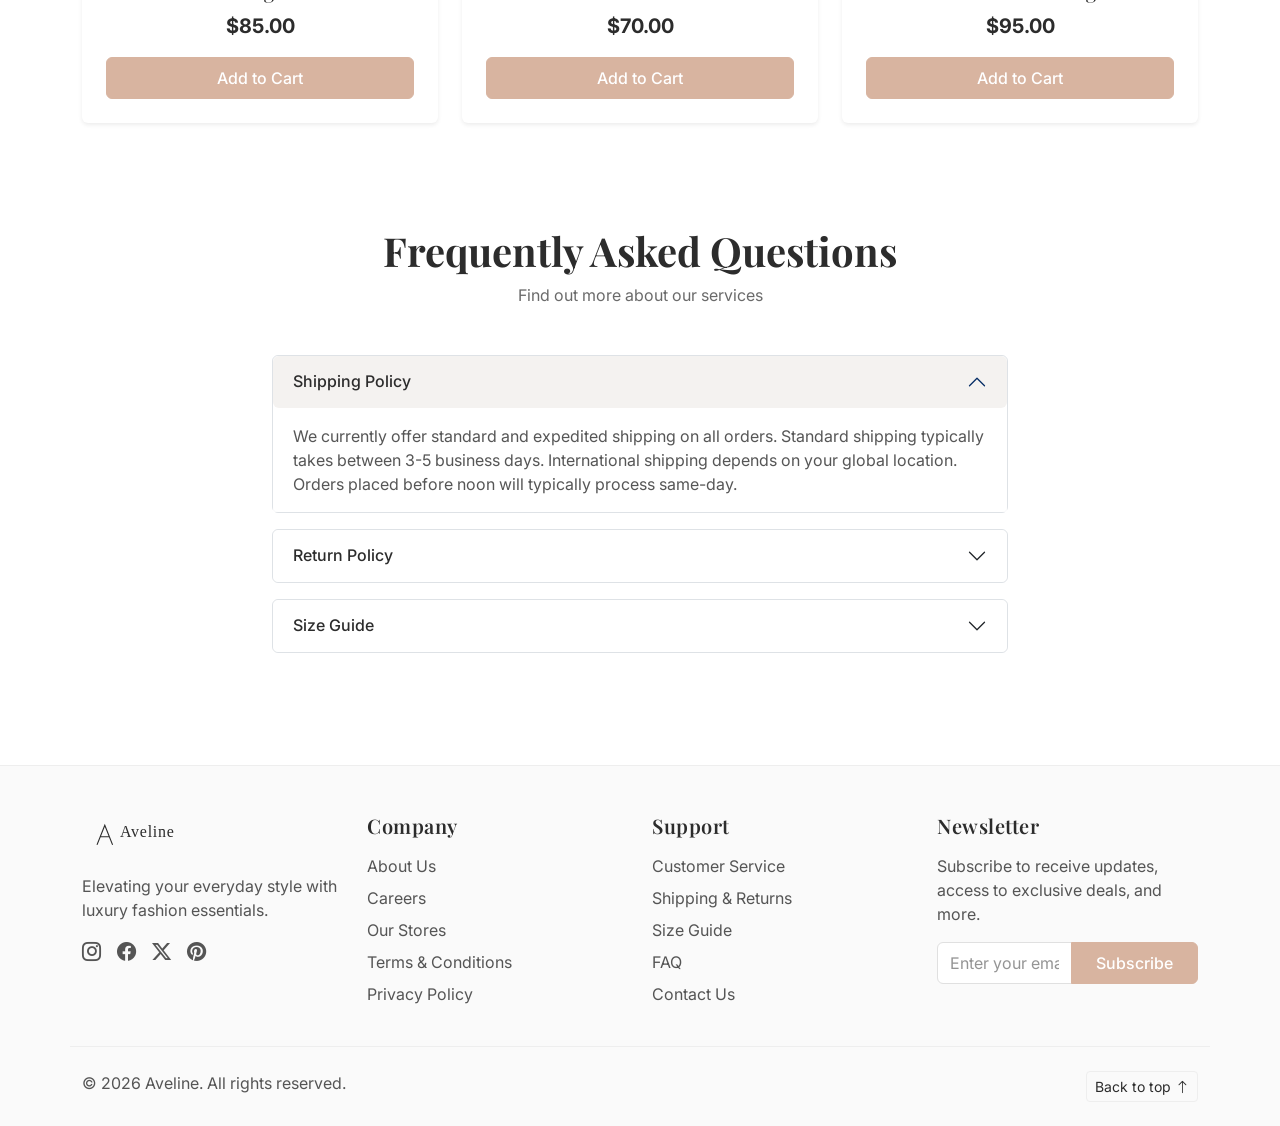
<file: service-details.html>
<!DOCTYPE html>
<html lang="en">

<head>
    <meta charset="UTF-8">
    <meta name="viewport" content="width=device-width, initial-scale=1.0">
    <title>Casual Wear Collection | Aveline Luxury Fashion</title>

    <!-- Google Fonts -->
    <link rel="preconnect" href="https://fonts.googleapis.com">
    <link rel="preconnect" href="https://fonts.gstatic.com" crossorigin>
    <link
        href="https://fonts.googleapis.com/css2?family=Playfair+Display:wght@400;600;700&family=Inter:wght@300;400;500;600&display=swap"
        rel="stylesheet">

    <!-- Bootstrap 5 CSS -->
    <link href="https://cdn.jsdelivr.net/npm/bootstrap@5.3.2/dist/css/bootstrap.min.css" rel="stylesheet">
    <!-- Bootstrap Icons -->
    <link rel="stylesheet" href="https://cdn.jsdelivr.net/npm/bootstrap-icons@1.11.1/font/bootstrap-icons.css">

    <!-- Custom CSS -->
    <link rel="stylesheet" href="assets/css/style.css">
    <!-- Favicon -->
    <link rel="icon" href="assets/images/aveline-favicon.ico" sizes="any">
    <link rel="icon" type="image/svg+xml" href="assets/images/aveline-favicon.svg">
    <link rel="apple-touch-icon" href="assets/images/aveline-favicon.png">
    <style>
        .collection-hero {
            height: 40vh;
            min-height: 400px;
            background-image: linear-gradient(rgba(0, 0, 0, 0.3), rgba(0, 0, 0, 0.5)), url('https://images.unsplash.com/photo-1515886657613-9f3515b0c78f?ixlib=rb-4.0.3&auto=format&fit=crop&w=1920&q=80');
            background-size: cover;
            background-position: center;
        }

        .filter-buttons .btn {
            border-radius: 50px;
            padding: 0.5rem 1.5rem;
            margin: 0.25rem;
        }

        /* Support overriding bootstrap accordion to blend with the elegant theme */
        .accordion-item {
            background-color: transparent;
            border-color: var(--border-color);
        }

        .accordion-button {
            background-color: var(--card-bg);
            color: var(--text-color);
            font-family: 'Inter', sans-serif;
            font-weight: 500;
        }

        .accordion-button:not(.collapsed) {
            background-color: var(--tertiary);
            color: var(--text-color);
            box-shadow: none;
        }

        .accordion-button:focus {
            box-shadow: none;
            border-color: var(--border-color);
        }

        .accordion-body {
            color: var(--text-color);
            opacity: 0.8;
            background-color: var(--bg-color);
        }

        body.dark-mode .accordion-button {
            background-color: var(--card-bg);
            color: var(--text-color);
        }

        body.dark-mode .accordion-button:not(.collapsed) {
            background-color: #333333;
            color: var(--text-color);
        }

        body.dark-mode .accordion-body {
            background-color: var(--bg-color);
        }
    </style>
</head>

<body>
    <!-- Offcanvas Menu (Mobile) -->
    <div class="offcanvas offcanvas-start" tabindex="-1" id="mobileMenu" aria-labelledby="mobileMenuLabel">
        <div class="offcanvas-header">
            <h5 class="offcanvas-title logo-text" id="mobileMenuLabel">Aveline</h5>
            <button type="button" class="btn-close offcanvas-close-btn" data-bs-dismiss="offcanvas"
                aria-label="Close"></button>
        </div>
        <div class="offcanvas-body">
            <ul class="navbar-nav mb-4">
                <li class="nav-item"><a class="nav-link" href="index.html">Home</a></li>
                <li class="nav-item"><a class="nav-link" href="services.html">Collections</a></li>
                <li class="nav-item"><a class="nav-link" href="#">Blog</a></li>
                <li class="nav-item"><a class="nav-link" href="#">About</a></li>
                <li class="nav-item"><a class="nav-link" href="#">Contact</a></li>
            </ul>
            <div class="d-flex flex-column gap-3">
                <a href="auth.html" class="btn btn-outline-primary w-100">Login</a>
            </div>
        </div>
    </div>

    <!-- Header System -->
    <header class="header-nav shadow-sm sticky-top">
        <!-- Desktop Navbar -->
        <nav class="navbar navbar-expand-lg d-none d-lg-flex py-3">
            <div class="container">
                <a class="navbar-brand" href="index.html">
                    <img src="assets/images/aveline-logo.svg" alt="Aveline" class="site-logo">
                </a>

                <div class="collapse navbar-collapse justify-content-center">
                    <ul class="navbar-nav gap-4">
                        <li class="nav-item dropdown">
                            <a class="nav-link dropdown-toggle" href="#" id="homeDropdownDesktop" role="button"
                                data-bs-toggle="dropdown" aria-expanded="false">
                                Home
                            </a>
                            <ul class="dropdown-menu border-0 shadow-sm" aria-labelledby="homeDropdownDesktop">
                                <li><a class="dropdown-item" href="index.html">Home 1</a></li>
                                <li><a class="dropdown-item" href="home-2.html">Home 2</a></li>
                            </ul>
                        </li>
                        <li class="nav-item"><a class="nav-link" href="services.html">Collections</a></li>
                        <li class="nav-item"><a class="nav-link" href="blog.html">Blog</a></li>
                        <li class="nav-item"><a class="nav-link" href="about.html">About</a></li>
                        <li class="nav-item"><a class="nav-link" href="contact.html">Contact</a></li>
                    </ul>
                </div>

                <div class="nav-actions d-flex align-items-center gap-3">
                    <button class="btn theme-toggle-btn" aria-label="Toggle Theme">
                        <i class="bi bi-moon-fill dark-icon"></i>
                        <i class="bi bi-sun-fill light-icon" style="display:none;"></i>
                    </button>
                    <div class="dropdown">
                        <a href="#" class="position-relative text-decoration-none cart-icon pe-2"
                            data-bs-toggle="dropdown" aria-expanded="false" id="desktopCartDropdown">
                            <i class="bi bi-handbag fs-5"></i>
                            <span
                                class="position-absolute top-100 start-100 translate-middle badge rounded-pill cart-badge cart-count">0</span>
                        </a>
                        <ul class="dropdown-menu dropdown-menu-end p-3 cart-dropdown-menu shadow-sm"
                            aria-labelledby="desktopCartDropdown">
                            <li>
                                <div class="cart-items-container">
                                    <p class="text-center text-muted my-2">Your cart is empty.</p>
                                </div>
                            </li>
                            <li>
                                <hr class="dropdown-divider">
                            </li>
                            <li class="d-flex justify-content-between fw-bold mb-3">
                                <span>Total:</span>
                                <span class="cart-total-price">$0.00</span>
                            </li>
                            <li>
                                <button class="btn btn-primary w-100 simulate-checkout-btn">Simulate Checkout</button>
                            </li>
                        </ul>
                    </div>
                    <a href="auth.html" class="btn btn-outline-primary ms-3">Login</a>
                    <a href="dashboard.html" class="btn btn-secondary d-flex align-items-center"><i
                            class="bi bi-grid-fill me-2"></i>Dashboard</a>
                </div>
            </div>
        </nav>

        <!-- Mobile Navbar -->
        <nav class="navbar d-flex d-lg-none py-2 px-3">
            <div class="container-fluid px-0">
                <button class="navbar-toggler custom-toggler border-0 px-0" type="button" data-bs-toggle="offcanvas"
                    data-bs-target="#mobileMenu" aria-controls="mobileMenu">
                    <span class="navbar-toggler-icon"></span>
                </button>

                <a class="navbar-brand mx-auto" href="index.html">
                    <img src="assets/images/aveline-logo.svg" alt="Aveline" class="site-logo">
                </a>

                <div class="nav-actions d-flex align-items-center gap-3">
                    <button class="btn theme-toggle-btn p-0" aria-label="Toggle Theme">
                        <i class="bi bi-moon-fill dark-icon"></i>
                        <i class="bi bi-sun-fill light-icon" style="display:none;"></i>
                    </button>
                    <div class="dropdown">
                        <a href="#" class="position-relative text-decoration-none cart-icon" data-bs-toggle="dropdown"
                            aria-expanded="false" id="mobileCartDropdown">
                            <i class="bi bi-handbag fs-5"></i>
                            <span
                                class="position-absolute top-100 start-100 translate-middle badge rounded-pill cart-badge cart-count">0</span>
                        </a>
                        <ul class="dropdown-menu dropdown-menu-end p-3 cart-dropdown-menu shadow-sm position-absolute"
                            aria-labelledby="mobileCartDropdown">
                            <li>
                                <div class="cart-items-container">
                                    <p class="text-center text-muted my-2">Your cart is empty.</p>
                                </div>
                            </li>
                            <li>
                                <hr class="dropdown-divider">
                            </li>
                            <li class="d-flex justify-content-between fw-bold mb-3">
                                <span>Total:</span>
                                <span class="cart-total-price">$0.00</span>
                            </li>
                            <li>
                                <button class="btn btn-primary w-100 simulate-checkout-btn">Simulate Checkout</button>
                            </li>
                        </ul>
                    </div>
                </div>
            </div>
        </nav>
    </header>

    <!-- Main Content -->
    <main>
        <!-- Checkout Alert -->
        <div id="checkoutAlert"
            class="alert alert-success alert-dismissible fade d-none position-fixed top-0 start-50 translate-middle-x mt-3 shadow-sm checkout-alert"
            role="alert" style="z-index: 9999;">
            Order placed successfully!
            <button type="button" class="btn-close alert-close-btn" aria-label="Close"></button>
        </div>

        <!-- Collection Hero Section -->
        <section class="collection-hero d-flex align-items-center justify-content-center text-center">
            <div class="container px-4">
                <h1 class="display-4 fw-bold text-white mb-3">Casual Wear Collection</h1>
                <p class="lead text-white opacity-75 max-w-md mx-auto">Embrace comfort without compromising on elegance.
                    A curated selection of everyday essentials.</p>
            </div>
        </section>

        <!-- Filter Buttons Section -->
        <section class="py-5 bg-transparent">
            <div class="container text-center">
                <div class="filter-buttons mb-4">
                    <button class="btn btn-primary">All</button>
                    <button class="btn btn-outline-secondary">Dresses</button>
                    <button class="btn btn-outline-secondary">Tops</button>
                    <button class="btn btn-outline-secondary">Shoes</button>
                </div>
            </div>
        </section>

        <!-- Product Grid Section -->
        <section class="py-2 mb-5">
            <div class="container">
                <div class="row g-4">
                    <!-- Product 1 -->
                    <div class="col-sm-6 col-md-4 col-lg-4">
                        <div class="card h-100 border-0 shadow-sm product-card">
                            <div class="position-relative overflow-hidden">
                                <img src="assets/images/serv-1.jpg" class="card-img-top rounded-0 product-img"
                                    alt="Soft Knit Dress">
                            </div>
                            <div class="card-body text-center p-4">
                                <h5 class="card-title fs-5 mb-2">Soft Knit Dress</h5>
                                <p class="card-text fw-bold mb-3 fs-5">$65.00</p>
                                <button class="btn btn-primary w-100 add-to-cart-btn" data-id="p5"
                                    data-name="Soft Knit Dress" data-price="65" data-img="assets/images/serv-1.jpg">Add
                                    to Cart</button>
                            </div>
                        </div>
                    </div>
                    <!-- Product 2 -->
                    <div class="col-sm-6 col-md-4 col-lg-4">
                        <div class="card h-100 border-0 shadow-sm product-card">
                            <div class="position-relative overflow-hidden">
                                <img src="assets/images/serv-2.jpg" class="card-img-top rounded-0 product-img"
                                    alt="Classic White Shirt">
                            </div>
                            <div class="card-body text-center p-4">
                                <h5 class="card-title fs-5 mb-2">Classic White Shirt</h5>
                                <p class="card-text fw-bold mb-3 fs-5">$45.00</p>
                                <button class="btn btn-primary w-100 add-to-cart-btn" data-id="p6"
                                    data-name="Classic White Shirt" data-price="45"
                                    data-img="assets/images/serv-2.jpg">Add
                                    to Cart</button>
                            </div>
                        </div>
                    </div>
                    <!-- Product 3 -->
                    <div class="col-sm-6 col-md-4 col-lg-4">
                        <div class="card h-100 border-0 shadow-sm product-card">
                            <div class="position-relative overflow-hidden">
                                <img src="assets/images/serv-3.jpg" class="card-img-top rounded-0 product-img"
                                    alt="Tailored Blazer">
                            </div>
                            <div class="card-body text-center p-4">
                                <h5 class="card-title fs-5 mb-2">Tailored Blazer</h5>
                                <p class="card-text fw-bold mb-3 fs-5">$110.00</p>
                                <button class="btn btn-primary w-100 add-to-cart-btn" data-id="p7"
                                    data-name="Tailored Blazer" data-price="110" data-img="assets/images/serv-3.jpg">Add
                                    to Cart</button>
                            </div>
                        </div>
                    </div>
                    <!-- Product 4 -->
                    <div class="col-sm-6 col-md-4 col-lg-4">
                        <div class="card h-100 border-0 shadow-sm product-card">
                            <div class="position-relative overflow-hidden">
                                <img src="assets/images/serv-4.jpg" class="card-img-top rounded-0 product-img"
                                    alt="Wide Leg Pants">
                            </div>
                            <div class="card-body text-center p-4">
                                <h5 class="card-title fs-5 mb-2">Wide Leg Pants</h5>
                                <p class="card-text fw-bold mb-3 fs-5">$85.00</p>
                                <button class="btn btn-primary w-100 add-to-cart-btn" data-id="p8"
                                    data-name="Wide Leg Pants" data-price="85" data-img="assets/images/serv-4.jpg">Add
                                    to Cart</button>
                            </div>
                        </div>
                    </div>
                    <!-- Product 5 -->
                    <div class="col-sm-6 col-md-4 col-lg-4">
                        <div class="card h-100 border-0 shadow-sm product-card">
                            <div class="position-relative overflow-hidden">
                                <img src="assets/images/serv-5.jpg" class="card-img-top rounded-0 product-img"
                                    alt="Minimal Sandals">
                            </div>
                            <div class="card-body text-center p-4">
                                <h5 class="card-title fs-5 mb-2">Minimal Sandals</h5>
                                <p class="card-text fw-bold mb-3 fs-5">$70.00</p>
                                <button class="btn btn-primary w-100 add-to-cart-btn" data-id="p9"
                                    data-name="Minimal Sandals" data-price="70" data-img="assets/images/serv-5.jpg">Add
                                    to Cart</button>
                            </div>
                        </div>
                    </div>
                    <!-- Product 6 -->
                    <div class="col-sm-6 col-md-4 col-lg-4">
                        <div class="card h-100 border-0 shadow-sm product-card">
                            <div class="position-relative overflow-hidden">
                                <img src="assets/images/serv-6.jpg" class="card-img-top rounded-0 product-img"
                                    alt="Neutral Handbag">
                            </div>
                            <div class="card-body text-center p-4">
                                <h5 class="card-title fs-5 mb-2">Neutral Handbag</h5>
                                <p class="card-text fw-bold mb-3 fs-5">$95.00</p>
                                <button class="btn btn-primary w-100 add-to-cart-btn" data-id="p10"
                                    data-name="Neutral Handbag" data-price="95" data-img="assets/images/serv-6.jpg">Add
                                    to Cart</button>
                            </div>
                        </div>
                    </div>
                </div>
            </div>
        </section>

        <!-- FAQ Section -->
        <section class="py-5 mb-5 bg-transparent">
            <div class="container overflow-hidden">
                <div class="text-center mb-5">
                    <h2 class="display-6 fw-bold">Frequently Asked Questions</h2>
                    <p class="text-muted">Find out more about our services</p>
                </div>

                <div class="row justify-content-center">
                    <div class="col-lg-8">
                        <div class="accordion" id="faqAccordion">
                            <!-- Question 1 -->
                            <div class="accordion-item mb-3 border bg-transparent rounded">
                                <h2 class="accordion-header" id="headingOne">
                                    <button class="accordion-button rounded" type="button" data-bs-toggle="collapse"
                                        data-bs-target="#collapseOne" aria-expanded="true" aria-controls="collapseOne">
                                        Shipping Policy
                                    </button>
                                </h2>
                                <div id="collapseOne" class="accordion-collapse collapse show"
                                    aria-labelledby="headingOne" data-bs-parent="#faqAccordion">
                                    <div class="accordion-body">
                                        We currently offer standard and expedited shipping on all orders. Standard
                                        shipping typically takes between 3-5 business days. International shipping
                                        depends on your global location. Orders placed before noon will typically
                                        process same-day.
                                    </div>
                                </div>
                            </div>

                            <!-- Question 2 -->
                            <div class="accordion-item mb-3 border bg-transparent rounded">
                                <h2 class="accordion-header" id="headingTwo">
                                    <button class="accordion-button collapsed rounded" type="button"
                                        data-bs-toggle="collapse" data-bs-target="#collapseTwo" aria-expanded="false"
                                        aria-controls="collapseTwo">
                                        Return Policy
                                    </button>
                                </h2>
                                <div id="collapseTwo" class="accordion-collapse collapse" aria-labelledby="headingTwo"
                                    data-bs-parent="#faqAccordion">
                                    <div class="accordion-body">
                                        If for any reason you are not completely satisfied with your purchase, you may
                                        return any item in its original condition within 30 days of receipt and we will
                                        gladly provide a refund, replacement, or an exchange.
                                    </div>
                                </div>
                            </div>

                            <!-- Question 3 -->
                            <div class="accordion-item mb-3 border bg-transparent rounded">
                                <h2 class="accordion-header" id="headingThree">
                                    <button class="accordion-button collapsed rounded" type="button"
                                        data-bs-toggle="collapse" data-bs-target="#collapseThree" aria-expanded="false"
                                        aria-controls="collapseThree">
                                        Size Guide
                                    </button>
                                </h2>
                                <div id="collapseThree" class="accordion-collapse collapse"
                                    aria-labelledby="headingThree" data-bs-parent="#faqAccordion">
                                    <div class="accordion-body">
                                        Our garments generally run true to size and conform to standard US measurements.
                                        For specific sizing inquiries, please reference our detailed dimension chart
                                        available under contact support or email our style team.
                                    </div>
                                </div>
                            </div>
                        </div>
                    </div>
                </div>
            </div>
        </section>

    </main>

    <!-- Footer -->
    <footer class="site-footer pt-5 pb-4">
        <div class="container">
            <div class="row gy-4 mb-4">
                <!-- Brand + Social -->
                <div class="col-12 col-md-6 col-lg-3">
                    <a href="index.html" class="footer-logo mb-3 d-inline-block">
                        <img src="assets/images/aveline-logo.svg" alt="Aveline" class="site-logo">
                    </a>
                    <p class="mb-3 footer-text">Elevating your everyday style with luxury fashion essentials.</p>
                    <div class="d-flex gap-3 social-links">
                        <a href="#"><i class="bi bi-instagram"></i></a>
                        <a href="#"><i class="bi bi-facebook"></i></a>
                        <a href="#"><i class="bi bi-twitter-x"></i></a>
                        <a href="#"><i class="bi bi-pinterest"></i></a>
                    </div>
                </div>

                <!-- Company Links -->
                <div class="col-12 col-md-6 col-lg-3">
                    <h5 class="footer-heading mb-3">Company</h5>
                    <ul class="list-unstyled footer-links">
                        <li class="mb-2"><a href="#">About Us</a></li>
                        <li class="mb-2"><a href="#">Careers</a></li>
                        <li class="mb-2"><a href="#">Our Stores</a></li>
                        <li class="mb-2"><a href="#">Terms & Conditions</a></li>
                        <li class="mb-2"><a href="#">Privacy Policy</a></li>
                    </ul>
                </div>

                <!-- Support Links -->
                <div class="col-12 col-md-6 col-lg-3">
                    <h5 class="footer-heading mb-3">Support</h5>
                    <ul class="list-unstyled footer-links">
                        <li class="mb-2"><a href="#">Customer Service</a></li>
                        <li class="mb-2"><a href="#">Shipping & Returns</a></li>
                        <li class="mb-2"><a href="#">Size Guide</a></li>
                        <li class="mb-2"><a href="#">FAQ</a></li>
                        <li class="mb-2"><a href="#">Contact Us</a></li>
                    </ul>
                </div>

                <!-- Newsletter Form -->
                <div class="col-12 col-md-6 col-lg-3">
                    <h5 class="footer-heading mb-3">Newsletter</h5>
                    <p class="footer-text mb-3">Subscribe to receive updates, access to exclusive deals, and more.</p>
                    <form class="newsletter-form" onsubmit="event.preventDefault();">
                        <div class="input-group mb-3">
                            <input type="email" class="form-control" placeholder="Enter your email" required>
                            <button class="btn btn-primary" type="submit">Subscribe</button>
                        </div>
                    </form>
                </div>
            </div>

            <div class="row mt-4 pt-4 footer-bottom">
                <div class="col-md-6 text-center text-md-start mb-3 mb-md-0">
                    <p class="mb-0 footer-text">&copy; 2026 Aveline. All rights reserved.</p>
                </div>
                <div class="col-md-6 text-center text-md-end">
                    <button class="btn btn-sm btn-outline-secondary back-to-top" id="backToTop">
                        Back to top <i class="bi bi-arrow-up"></i>
                    </button>
                </div>
            </div>
        </div>
    </footer>

    <!-- Bootstrap 5 JS Bundle -->
    <script src="https://cdn.jsdelivr.net/npm/bootstrap@5.3.2/dist/js/bootstrap.bundle.min.js"></script>
    <!-- Custom JS -->
    <script src="assets/js/main.js"></script>
</body>

</html>
</file>
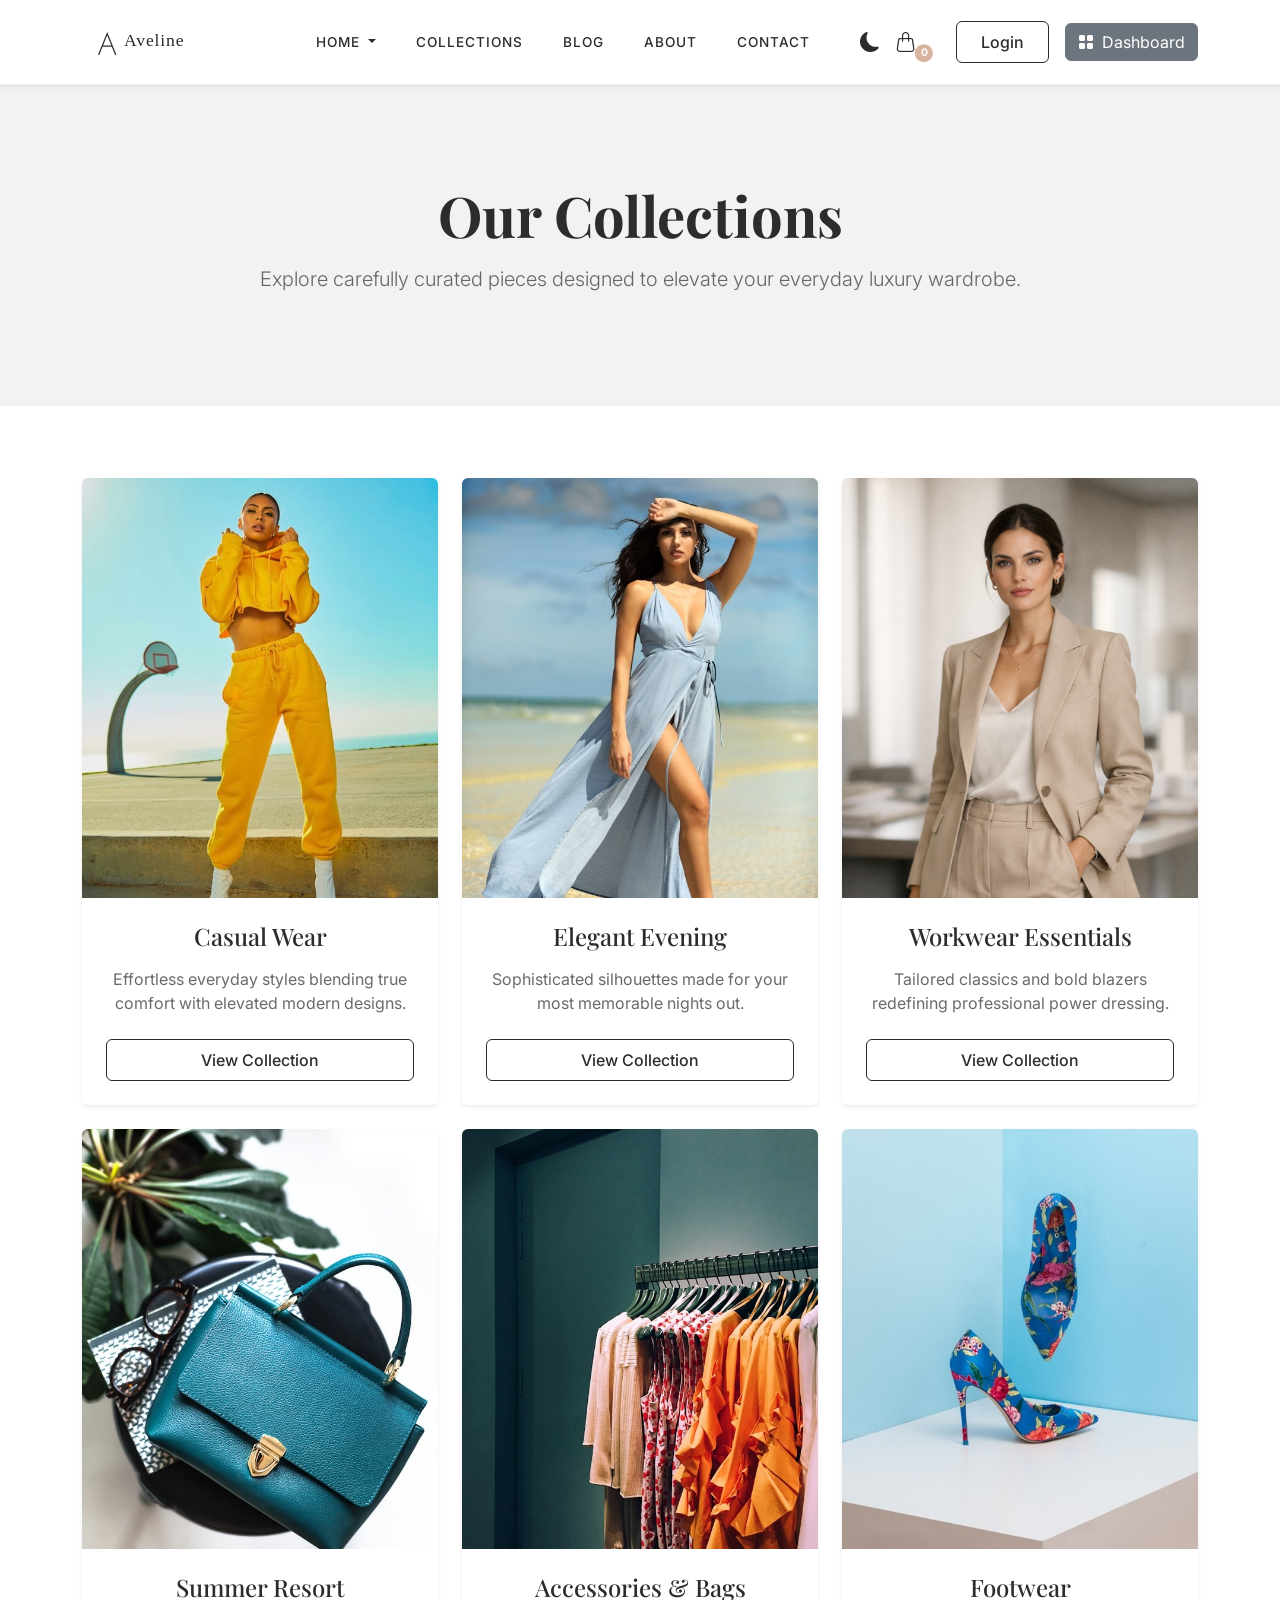
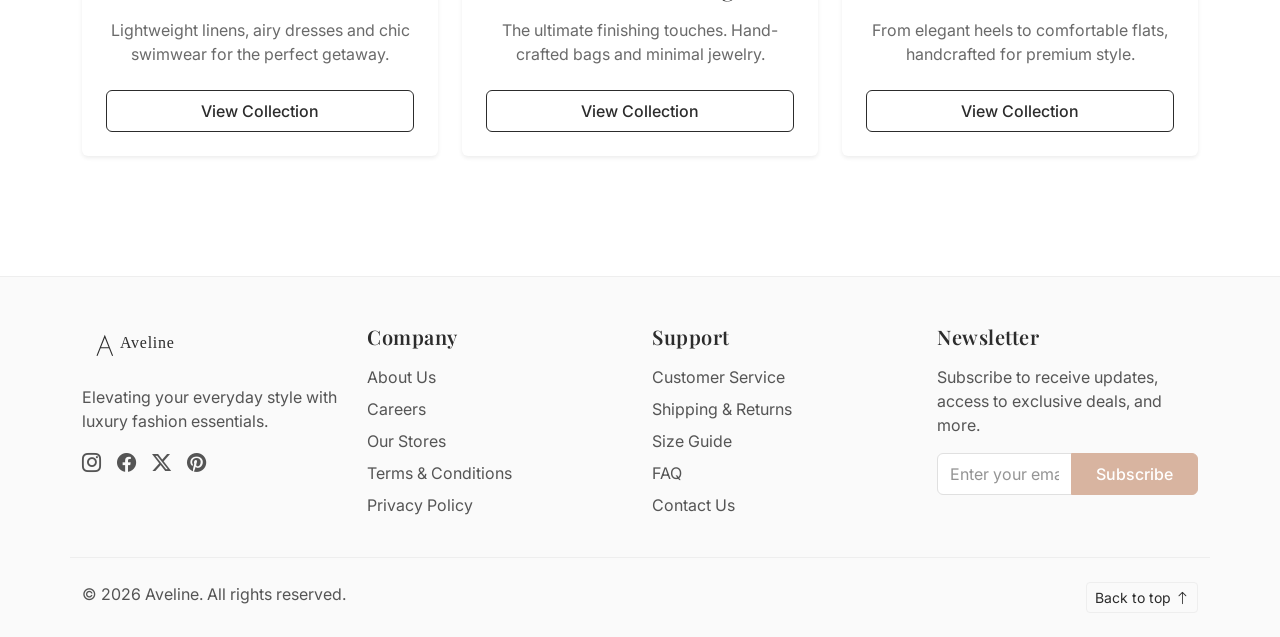
<file: services.html>
<!DOCTYPE html>
<html lang="en">

<head>
    <meta charset="UTF-8">
    <meta name="viewport" content="width=device-width, initial-scale=1.0">
    <title>Our Collections | Aveline Luxury Fashion</title>

    <!-- Google Fonts -->
    <link rel="preconnect" href="https://fonts.googleapis.com">
    <link rel="preconnect" href="https://fonts.gstatic.com" crossorigin>
    <link
        href="https://fonts.googleapis.com/css2?family=Playfair+Display:wght@400;600;700&family=Inter:wght@300;400;500;600&display=swap"
        rel="stylesheet">

    <!-- Bootstrap 5 CSS -->
    <link href="https://cdn.jsdelivr.net/npm/bootstrap@5.3.2/dist/css/bootstrap.min.css" rel="stylesheet">
    <!-- Bootstrap Icons -->
    <link rel="stylesheet" href="https://cdn.jsdelivr.net/npm/bootstrap-icons@1.11.1/font/bootstrap-icons.css">

    <!-- Custom CSS -->
    <link rel="stylesheet" href="assets/css/style.css">
    <!-- Favicon -->
    <link rel="icon" href="assets/images/aveline-favicon.ico" sizes="any">
    <link rel="icon" type="image/svg+xml" href="assets/images/aveline-favicon.svg">
    <link rel="apple-touch-icon" href="assets/images/aveline-favicon.png">
    <style>
        .page-banner {
            background-color: var(--tertiary);
        }

        .collection-card {
            transition: transform 0.3s ease, box-shadow 0.3s ease;
        }

        .collection-card:hover {
            transform: translateY(-5px);
            box-shadow: 0 10px 20px rgba(0, 0, 0, 0.1) !important;
        }
    </style>
</head>

<body>
    <!-- Offcanvas Menu (Mobile) -->
    <div class="offcanvas offcanvas-start" tabindex="-1" id="mobileMenu" aria-labelledby="mobileMenuLabel">
        <div class="offcanvas-header">
            <h5 class="offcanvas-title logo-text" id="mobileMenuLabel">Aveline</h5>
            <button type="button" class="btn-close offcanvas-close-btn" data-bs-dismiss="offcanvas"
                aria-label="Close"></button>
        </div>
        <div class="offcanvas-body">
            <ul class="navbar-nav mb-4">
                <li class="nav-item"><a class="nav-link" href="index.html">Home</a></li>
                <li class="nav-item"><a class="nav-link" href="#">Collections</a></li>
                <li class="nav-item"><a class="nav-link" href="#">Blog</a></li>
                <li class="nav-item"><a class="nav-link" href="#">About</a></li>
                <li class="nav-item"><a class="nav-link" href="#">Contact</a></li>
            </ul>
            <div class="d-flex flex-column gap-3">
                <a href="auth.html" class="btn btn-outline-primary w-100">Login</a>
            </div>
        </div>
    </div>

    <!-- Header System -->
    <header class="header-nav shadow-sm sticky-top">
        <!-- Desktop Navbar -->
        <nav class="navbar navbar-expand-lg d-none d-lg-flex py-3">
            <div class="container">
                <a class="navbar-brand" href="index.html">
                    <img src="assets/images/aveline-logo.svg" alt="Aveline" class="site-logo">
                </a>

                <div class="collapse navbar-collapse justify-content-center">
                    <ul class="navbar-nav gap-4">
                        <li class="nav-item dropdown">
                            <a class="nav-link dropdown-toggle" href="#" id="homeDropdownDesktop" role="button"
                                data-bs-toggle="dropdown" aria-expanded="false">
                                Home
                            </a>
                            <ul class="dropdown-menu border-0 shadow-sm" aria-labelledby="homeDropdownDesktop">
                                <li><a class="dropdown-item" href="index.html">Home 1</a></li>
                                <li><a class="dropdown-item" href="home-2.html">Home 2</a></li>
                            </ul>
                        </li>
                        <li class="nav-item"><a class="nav-link" href="services.html">Collections</a></li>
                        <li class="nav-item"><a class="nav-link" href="blog.html">Blog</a></li>
                        <li class="nav-item"><a class="nav-link" href="about.html">About</a></li>
                        <li class="nav-item"><a class="nav-link" href="contact.html">Contact</a></li>
                    </ul>
                </div>

                <div class="nav-actions d-flex align-items-center gap-3">
                    <button class="btn theme-toggle-btn" aria-label="Toggle Theme">
                        <i class="bi bi-moon-fill dark-icon"></i>
                        <i class="bi bi-sun-fill light-icon" style="display:none;"></i>
                    </button>
                    <div class="dropdown">
                        <a href="#" class="position-relative text-decoration-none cart-icon pe-2"
                            data-bs-toggle="dropdown" aria-expanded="false" id="desktopCartDropdown">
                            <i class="bi bi-handbag fs-5"></i>
                            <span
                                class="position-absolute top-100 start-100 translate-middle badge rounded-pill cart-badge cart-count">0</span>
                        </a>
                        <ul class="dropdown-menu dropdown-menu-end p-3 cart-dropdown-menu shadow-sm"
                            aria-labelledby="desktopCartDropdown">
                            <li>
                                <div class="cart-items-container">
                                    <p class="text-center text-muted my-2">Your cart is empty.</p>
                                </div>
                            </li>
                            <li>
                                <hr class="dropdown-divider">
                            </li>
                            <li class="d-flex justify-content-between fw-bold mb-3">
                                <span>Total:</span>
                                <span class="cart-total-price">$0.00</span>
                            </li>
                            <li>
                                <button class="btn btn-primary w-100 simulate-checkout-btn">Simulate Checkout</button>
                            </li>
                        </ul>
                    </div>
                    <a href="auth.html" class="btn btn-outline-primary ms-3">Login</a>
                    <a href="dashboard.html" class="btn btn-secondary d-flex align-items-center"><i
                            class="bi bi-grid-fill me-2"></i>Dashboard</a>
                </div>
            </div>
        </nav>

        <!-- Mobile Navbar -->
        <nav class="navbar d-flex d-lg-none py-2 px-3">
            <div class="container-fluid px-0">
                <button class="navbar-toggler custom-toggler border-0 px-0" type="button" data-bs-toggle="offcanvas"
                    data-bs-target="#mobileMenu" aria-controls="mobileMenu">
                    <span class="navbar-toggler-icon"></span>
                </button>

                <a class="navbar-brand mx-auto" href="index.html">
                    <img src="assets/images/aveline-logo.svg" alt="Aveline" class="site-logo">
                </a>

                <div class="nav-actions d-flex align-items-center gap-3">
                    <button class="btn theme-toggle-btn p-0" aria-label="Toggle Theme">
                        <i class="bi bi-moon-fill dark-icon"></i>
                        <i class="bi bi-sun-fill light-icon" style="display:none;"></i>
                    </button>
                    <div class="dropdown">
                        <a href="#" class="position-relative text-decoration-none cart-icon" data-bs-toggle="dropdown"
                            aria-expanded="false" id="mobileCartDropdown">
                            <i class="bi bi-handbag fs-5"></i>
                            <span
                                class="position-absolute top-100 start-100 translate-middle badge rounded-pill cart-badge cart-count">0</span>
                        </a>
                        <ul class="dropdown-menu dropdown-menu-end p-3 cart-dropdown-menu shadow-sm position-absolute"
                            aria-labelledby="mobileCartDropdown">
                            <li>
                                <div class="cart-items-container">
                                    <p class="text-center text-muted my-2">Your cart is empty.</p>
                                </div>
                            </li>
                            <li>
                                <hr class="dropdown-divider">
                            </li>
                            <li class="d-flex justify-content-between fw-bold mb-3">
                                <span>Total:</span>
                                <span class="cart-total-price">$0.00</span>
                            </li>
                            <li>
                                <button class="btn btn-primary w-100 simulate-checkout-btn">Simulate Checkout</button>
                            </li>
                        </ul>
                    </div>
                </div>
            </div>
        </nav>
    </header>

    <!-- Main Content -->
    <main>
        <!-- Checkout Alert -->
        <div id="checkoutAlert"
            class="alert alert-success alert-dismissible fade d-none position-fixed top-0 start-50 translate-middle-x mt-3 shadow-sm checkout-alert"
            role="alert" style="z-index: 9999;">
            Order placed successfully!
            <button type="button" class="btn-close alert-close-btn" aria-label="Close"></button>
        </div>

        <!-- Page Banner -->
        <section class="page-banner py-5">
            <div class="container text-center py-5">
                <h1 class="display-4 fw-bold mb-3">Our Collections</h1>
                <p class="lead text-muted max-w-md mx-auto">Explore carefully curated pieces designed to elevate your
                    everyday luxury wardrobe.</p>
            </div>
        </section>

        <!-- Collections Grid Section -->
        <section class="py-5 mb-5">
            <div class="container py-4">
                <div class="row g-4">
                    <!-- Collection 1 -->
                    <div class="col-md-6 col-lg-4">
                        <div class="card h-100 border-0 shadow-sm collection-card">
                            <img src="assets/images/home-1.jpg" alt="Casual Wear">
                            <div class="card-body text-center p-4">
                                <h3 class="card-title h4 mb-3">Casual Wear</h3>
                                <p class="card-text text-muted mb-4">Effortless everyday styles blending true comfort
                                    with elevated modern designs.</p>
                                <a href="service-details.html" class="btn btn-outline-primary w-100">View Collection</a>
                            </div>
                        </div>
                    </div>
                    <!-- Collection 2 -->
                    <div class="col-md-6 col-lg-4">
                        <div class="card h-100 border-0 shadow-sm collection-card">
                            <img src="assets/images/home-2.jpg" alt="Elegant Evening">
                            <div class="card-body text-center p-4">
                                <h3 class="card-title h4 mb-3">Elegant Evening</h3>
                                <p class="card-text text-muted mb-4">Sophisticated silhouettes made for your most
                                    memorable nights out.</p>
                                <a href="service-details.html" class="btn btn-outline-primary w-100">View Collection</a>
                            </div>
                        </div>
                    </div>
                    <!-- Collection 3 -->
                    <div class="col-md-6 col-lg-4">
                        <div class="card h-100 border-0 shadow-sm collection-card">
                            <img src="assets/images/home-3.jpg" alt="Workwear Essentials">
                            <div class="card-body text-center p-4">
                                <h3 class="card-title h4 mb-3">Workwear Essentials</h3>
                                <p class="card-text text-muted mb-4">Tailored classics and bold blazers redefining
                                    professional power dressing.</p>
                                <a href="service-details.html" class="btn btn-outline-primary w-100">View Collection</a>
                            </div>
                        </div>
                    </div>
                    <!-- Collection 4 -->
                    <div class="col-md-6 col-lg-4">
                        <div class="card h-100 border-0 shadow-sm collection-card">
                            <img src="assets/images/collection-1.jpg" alt="Summer Resort">
                            <div class="card-body text-center p-4">
                                <h3 class="card-title h4 mb-3">Summer Resort</h3>
                                <p class="card-text text-muted mb-4">Lightweight linens, airy dresses and chic swimwear
                                    for the perfect getaway.</p>
                                <a href="service-details.html" class="btn btn-outline-primary w-100">View Collection</a>
                            </div>
                        </div>
                    </div>
                    <!-- Collection 5 -->
                    <div class="col-md-6 col-lg-4">
                        <div class="card h-100 border-0 shadow-sm collection-card">
                            <img src="assets/images/collection-2.jpg" alt="Accessories & Bags">
                            <div class="card-body text-center p-4">
                                <h3 class="card-title h4 mb-3">Accessories & Bags</h3>
                                <p class="card-text text-muted mb-4">The ultimate finishing touches. Hand-crafted bags
                                    and minimal jewelry.</p>
                                <a href="service-details.html" class="btn btn-outline-primary w-100">View Collection</a>
                            </div>
                        </div>
                    </div>
                    <!-- Collection 6 -->
                    <div class="col-md-6 col-lg-4">
                        <div class="card h-100 border-0 shadow-sm collection-card">
                            <img src="assets/images/collection-3.jpg" alt="Footwear">
                            <div class="card-body text-center p-4">
                                <h3 class="card-title h4 mb-3">Footwear</h3>
                                <p class="card-text text-muted mb-4">From elegant heels to comfortable flats,
                                    handcrafted for premium style.</p>
                                <a href="service-details.html" class="btn btn-outline-primary w-100">View Collection</a>
                            </div>
                        </div>
                    </div>
                </div>
            </div>
        </section>

    </main>

    <!-- Footer -->
    <footer class="site-footer pt-5 pb-4">
        <div class="container">
            <div class="row gy-4 mb-4">
                <!-- Brand + Social -->
                <div class="col-12 col-md-6 col-lg-3">
                    <a href="index.html" class="footer-logo mb-3 d-inline-block">
                        <img src="assets/images/aveline-logo.svg" alt="Aveline" class="site-logo">
                    </a>
                    <p class="mb-3 footer-text">Elevating your everyday style with luxury fashion essentials.</p>
                    <div class="d-flex gap-3 social-links">
                        <a href="#"><i class="bi bi-instagram"></i></a>
                        <a href="#"><i class="bi bi-facebook"></i></a>
                        <a href="#"><i class="bi bi-twitter-x"></i></a>
                        <a href="#"><i class="bi bi-pinterest"></i></a>
                    </div>
                </div>

                <!-- Company Links -->
                <div class="col-12 col-md-6 col-lg-3">
                    <h5 class="footer-heading mb-3">Company</h5>
                    <ul class="list-unstyled footer-links">
                        <li class="mb-2"><a href="#">About Us</a></li>
                        <li class="mb-2"><a href="#">Careers</a></li>
                        <li class="mb-2"><a href="#">Our Stores</a></li>
                        <li class="mb-2"><a href="#">Terms & Conditions</a></li>
                        <li class="mb-2"><a href="#">Privacy Policy</a></li>
                    </ul>
                </div>

                <!-- Support Links -->
                <div class="col-12 col-md-6 col-lg-3">
                    <h5 class="footer-heading mb-3">Support</h5>
                    <ul class="list-unstyled footer-links">
                        <li class="mb-2"><a href="#">Customer Service</a></li>
                        <li class="mb-2"><a href="#">Shipping & Returns</a></li>
                        <li class="mb-2"><a href="#">Size Guide</a></li>
                        <li class="mb-2"><a href="#">FAQ</a></li>
                        <li class="mb-2"><a href="#">Contact Us</a></li>
                    </ul>
                </div>

                <!-- Newsletter Form -->
                <div class="col-12 col-md-6 col-lg-3">
                    <h5 class="footer-heading mb-3">Newsletter</h5>
                    <p class="footer-text mb-3">Subscribe to receive updates, access to exclusive deals, and more.</p>
                    <form class="newsletter-form" onsubmit="event.preventDefault();">
                        <div class="input-group mb-3">
                            <input type="email" class="form-control" placeholder="Enter your email" required>
                            <button class="btn btn-primary" type="submit">Subscribe</button>
                        </div>
                    </form>
                </div>
            </div>

            <div class="row mt-4 pt-4 footer-bottom">
                <div class="col-md-6 text-center text-md-start mb-3 mb-md-0">
                    <p class="mb-0 footer-text">&copy; 2026 Aveline. All rights reserved.</p>
                </div>
                <div class="col-md-6 text-center text-md-end">
                    <button class="btn btn-sm btn-outline-secondary back-to-top" id="backToTop">
                        Back to top <i class="bi bi-arrow-up"></i>
                    </button>
                </div>
            </div>
        </div>
    </footer>

    <!-- Bootstrap 5 JS Bundle -->
    <script src="https://cdn.jsdelivr.net/npm/bootstrap@5.3.2/dist/js/bootstrap.bundle.min.js"></script>
    <!-- Custom JS -->
    <script src="assets/js/main.js"></script>
</body>

</html>
</file>
<file: assets/css/style.css>
/* Base Variables */
:root {
    --primary: #d8b4a0;
    --secondary: #2c2c2c;
    --tertiary: #f4f2f0;
    --bg-color: #ffffff;
    --text-color: #2c2c2c;
    --card-bg: #ffffff;

    /* Additional custom variables for UI elements */
    --input-bg: #ffffff;
    --input-border: #e0e0e0;
    --footer-bg: #fafafa;
    --footer-border: #eeeeee;
    --border-color: #eeeeee;
}

/* Dark Mode Variables */
body.dark-mode {
    --bg-color: #1e1e1e;
    --text-color: #f5f5f5;
    --card-bg: #2a2a2a;

    /* ✅ CRITICAL FIX */
    --tertiary: #242424;

    /* UI Elements */
    --input-bg: #2a2a2a;
    --input-border: #444444;

    --footer-bg: #141414;
    --footer-border: #2a2a2a;

    --border-color: #333333;
}

/* Global Styles */
body {
    background-color: var(--bg-color);
    color: var(--text-color);
    font-family: 'Inter', sans-serif;
    transition: background-color 0.3s ease, color 0.3s ease;
    -webkit-font-smoothing: antialiased;
}

h1,
h2,
h3,
h4,
h5,
h6,
.logo-text {
    font-family: 'Playfair Display', serif;
    color: var(--text-color);
    transition: color 0.3s ease;
}

img {
    display: block;
    max-width: 100%;
    height: auto;
}

a {
    color: var(--text-color);
    text-decoration: none;
    transition: color 0.3s ease;
}

a:hover {
    color: var(--primary);
}

/* Typography & Colors fixes */
.text-muted {
    color: var(--text-color);
    opacity: 0.7;
}

/* Header & Navigation */
.header-nav {
    background-color: var(--bg-color);
    border-bottom: 1px solid var(--border-color);
    transition: background-color 0.3s ease, border-color 0.3s ease;
}

.logo-text {
    font-size: 1.75rem;
    font-weight: 700;
    letter-spacing: 1px;
}

.nav-link {
    color: var(--text-color);
    font-weight: 500;
    text-transform: uppercase;
    font-size: 0.85rem;
    letter-spacing: 1px;
    transition: color 0.3s ease;
}

.nav-link:hover,
.nav-link:focus {
    color: var(--primary);
}

.theme-toggle-btn {
    color: var(--text-color);
    border: none;
    background: transparent;
    font-size: 1.25rem;
    display: flex;
    align-items: center;
    justify-content: center;
    padding: 0;
}

.theme-toggle-btn:hover {
    color: var(--primary);
}

.cart-icon {
    color: var(--text-color);
}

/* Custom Overrides for Bootstrap Primary variations safely */
body .cart-badge {
    background-color: var(--primary);
    color: #ffffff;
    font-size: 0.65rem;
    padding: 0.35em 0.55em;
    transform: translateY(-50%);
}

/* Offcanvas */
.offcanvas {
    background-color: var(--bg-color);
    color: var(--text-color);
    transition: background-color 0.3s ease, color 0.3s ease;
}

/* Toggle correct filter for close buttons manually since invert() on images is not allowed by instruction:
   "Do NOT use filter: invert(). Do NOT invert images." 
   Wait, the instruction says "Do NOT use filter: invert()". 
   So I will use CSS data-bs-theme property or custom drawn icons instead.
   Actually, Bootstrap allows applying color via text for SVGs, or we can just use CSS to style it. */
.offcanvas-close-btn {
    background: transparent url("data:image/svg+xml,%3csvg xmlns='http://www.w3.org/2000/svg' viewBox='0 0 16 16' fill='%232c2c2c'%3e%3cpath d='M.293.293a1 1 0 011.414 0L8 6.586 14.293.293a1 1 0 111.414 1.414L9.414 8l6.293 6.293a1 1 0 01-1.414 1.414L8 9.414l-6.293 6.293a1 1 0 01-1.414-1.414L6.586 8 .293 1.707a1 1 0 010-1.414z'/%3e%3c/svg%3e") center/1em auto no-repeat;
    opacity: 0.5;
}

body.dark-mode .offcanvas-close-btn {
    background: transparent url("data:image/svg+xml,%3csvg xmlns='http://www.w3.org/2000/svg' viewBox='0 0 16 16' fill='%23f5f5f5'%3e%3cpath d='M.293.293a1 1 0 011.414 0L8 6.586 14.293.293a1 1 0 111.414 1.414L9.414 8l6.293 6.293a1 1 0 01-1.414 1.414L8 9.414l-6.293 6.293a1 1 0 01-1.414-1.414L6.586 8 .293 1.707a1 1 0 010-1.414z'/%3e%3c/svg%3e") center/1em auto no-repeat;
    opacity: 0.8;
}

.custom-toggler .navbar-toggler-icon {
    background-image: url("data:image/svg+xml,%3csvg xmlns='http://www.w3.org/2000/svg' viewBox='0 0 30 30'%3e%3cpath stroke='rgba(44, 44, 44, 1)' stroke-linecap='round' stroke-miterlimit='10' stroke-width='2' d='M4 7h22M4 15h22M4 23h22'/%3e%3c/svg%3e");
}

body.dark-mode .custom-toggler .navbar-toggler-icon {
    background-image: url("data:image/svg+xml,%3csvg xmlns='http://www.w3.org/2000/svg' viewBox='0 0 30 30'%3e%3cpath stroke='rgba(245, 245, 245, 1)' stroke-linecap='round' stroke-miterlimit='10' stroke-width='2' d='M4 7h22M4 15h22M4 23h22'/%3e%3c/svg%3e");
}

/* Buttons */
body .btn-primary {
    background-color: var(--primary);
    border-color: var(--primary);
    color: #ffffff;
    font-weight: 500;
    padding: 0.5rem 1.5rem;
    transition: all 0.3s ease;
}

body .btn-primary:hover,
body .btn-primary:focus {
    background-color: #c49d87;
    border-color: #c49d87;
    color: #ffffff;
}

body .btn-outline-primary {
    color: var(--text-color);
    border-color: var(--text-color);
    font-weight: 500;
    padding: 0.5rem 1.5rem;
    transition: all 0.3s ease;
}

body .btn-outline-primary:hover,
body .btn-outline-primary:focus {
    background-color: var(--text-color);
    color: var(--bg-color);
    border-color: var(--text-color);
}

body .btn-outline-secondary {
    color: var(--text-color);
    border-color: var(--border-color);
    transition: all 0.3s ease;
}

body .btn-outline-secondary:hover {
    background-color: var(--border-color);
    color: var(--text-color);
}

/* Cards */
.card {
    background-color: var(--card-bg);
    border-color: var(--border-color);
    transition: background-color 0.3s ease, border-color 0.3s ease;
}

/* Footer */
.site-footer {
    background-color: var(--footer-bg);
    border-top: 1px solid var(--footer-border);
    transition: background-color 0.3s ease, border-color 0.3s ease;
}

.footer-heading {
    font-weight: 600;
    letter-spacing: 0.5px;
}

.footer-links a {
    color: var(--text-color);
    opacity: 0.8;
}

.footer-links a:hover {
    opacity: 1;
    color: var(--primary);
}

.footer-text {
    opacity: 0.8;
}

.social-links a {
    font-size: 1.2rem;
    color: var(--text-color);
    opacity: 0.8;
    transition: opacity 0.3s ease, color 0.3s ease;
}

.social-links a:hover {
    opacity: 1;
    color: var(--primary);
}

.newsletter-form .form-control {
    background-color: var(--input-bg);
    border-color: var(--input-border);
    color: var(--text-color);
    transition: background-color 0.3s ease, border-color 0.3s ease, color 0.3s ease;
}

.newsletter-form .form-control:focus {
    box-shadow: none;
    border-color: var(--primary);
}

.newsletter-form .form-control::placeholder {
    color: var(--text-color);
    opacity: 0.5;
}

.footer-bottom {
    border-top: 1px solid var(--border-color);
}

/* Extended Sections (Index) */
.hero-section {
    background-color: var(--tertiary);
}

.hero-img {
    max-height: 500px;
    width: 100%;
    object-fit: cover;
}

.category-img {
    height: 400px;
    object-fit: cover;
}

.category-overlay {
    background: rgba(0, 0, 0, 0.25);
}

.product-img {
    height: 350px;
    object-fit: cover;
}

.cart-dropdown-menu {
    width: 320px;
}

.cart-items-container {
    max-height: 250px;
    overflow-y: auto;
}

.cart-item-img {
    width: 50px;
    height: 50px;
    object-fit: cover;
}

.btn-hover-scale {
    transition: transform 0.3s ease;
}

.btn-hover-scale:hover {
    transform: scale(1.05);
}

.category-item img {
    transition: transform 0.5s ease;
}

.category-item:hover img {
    transform: scale(1.05);
}

.product-card img {
    transition: transform 0.5s ease;
}

.product-card:hover img {
    transform: scale(1.05);
}

/*after collection*/
/* ===== COLLECTION IMAGE ALIGNMENT FIX ===== */

.collection-card img {
    width: 100%;
    height: 420px;
    object-fit: cover;
    object-position: top
}

.collection-card {
    overflow: hidden;
}

.editorial-img,
.premium-product-img,
.collection-card img {
    object-position: 50% 20%;
}

/* ============================= */
/* GLOBAL DARK MODE TEXT FIX */
/* ============================= */

/* Force all text to follow theme */
body,
p,
span,
li,
small,
label,
.card,
.card-body,
.dropdown-menu {
    color: var(--text-color);
}

/* Fix Bootstrap muted text */
.text-muted {
    color: var(--text-color) !important;
    opacity: 0.7;
}

/* Fix headings everywhere */
h1,
h2,
h3,
h4,
h5,
h6 {
    color: var(--text-color);
}

/* Links */
a {
    color: var(--text-color);
}

/* Dropdown + cards */
.dropdown-menu,
.offcanvas,
.modal-content {
    background-color: var(--card-bg);
    color: var(--text-color);
}

/* Override Bootstrap hard colors */
.text-dark,
.text-black {
    color: var(--text-color) !important;
}

.bg-light {
    background-color: var(--card-bg) !important;
}

/* Dark mode text safety */
body.dark-mode section,
body.dark-mode .card,
body.dark-mode .dropdown-menu,
body.dark-mode .offcanvas {
    color: var(--text-color);
}

/* ============================= */
/* DROPDOWN DARK MODE FIX */
/* ============================= */

.dropdown-menu {
    background-color: var(--card-bg);
    border: 1px solid var(--border-color);
}

.dropdown-item {
    color: var(--text-color);
}

.dropdown-item:hover,
.dropdown-item:focus {
    background-color: var(--tertiary);
    color: var(--text-color);
}

body.dark-mode .dropdown-menu {
    background-color: var(--card-bg) !important;
}

.site-logo {
    height: 42px;
    width: auto;
}

/* Footer Logo */
.footer-logo img {
    height: 38px;
    width: auto;
}

/* Auth Page Logo */
.auth-site-logo {
    height: 48px;
    width: auto;
    display: block;
    margin: auto;
}
</file>
